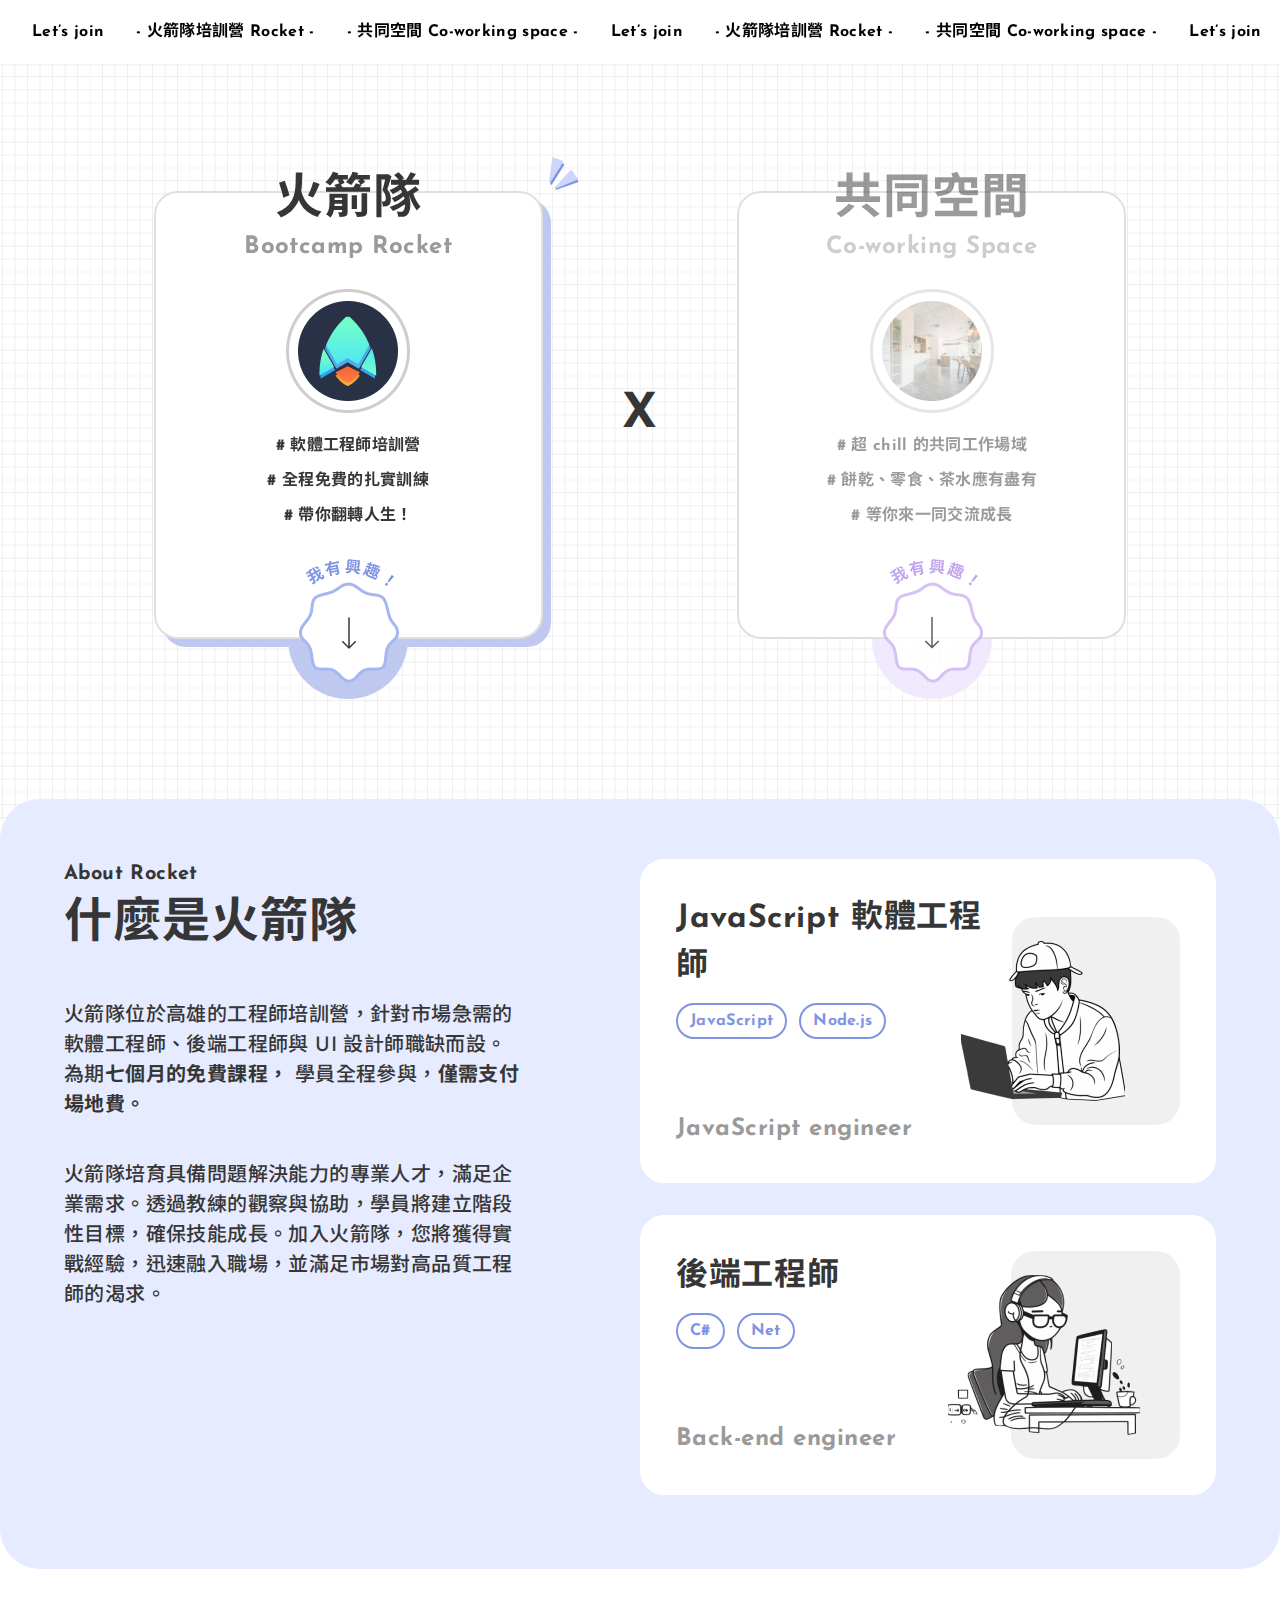
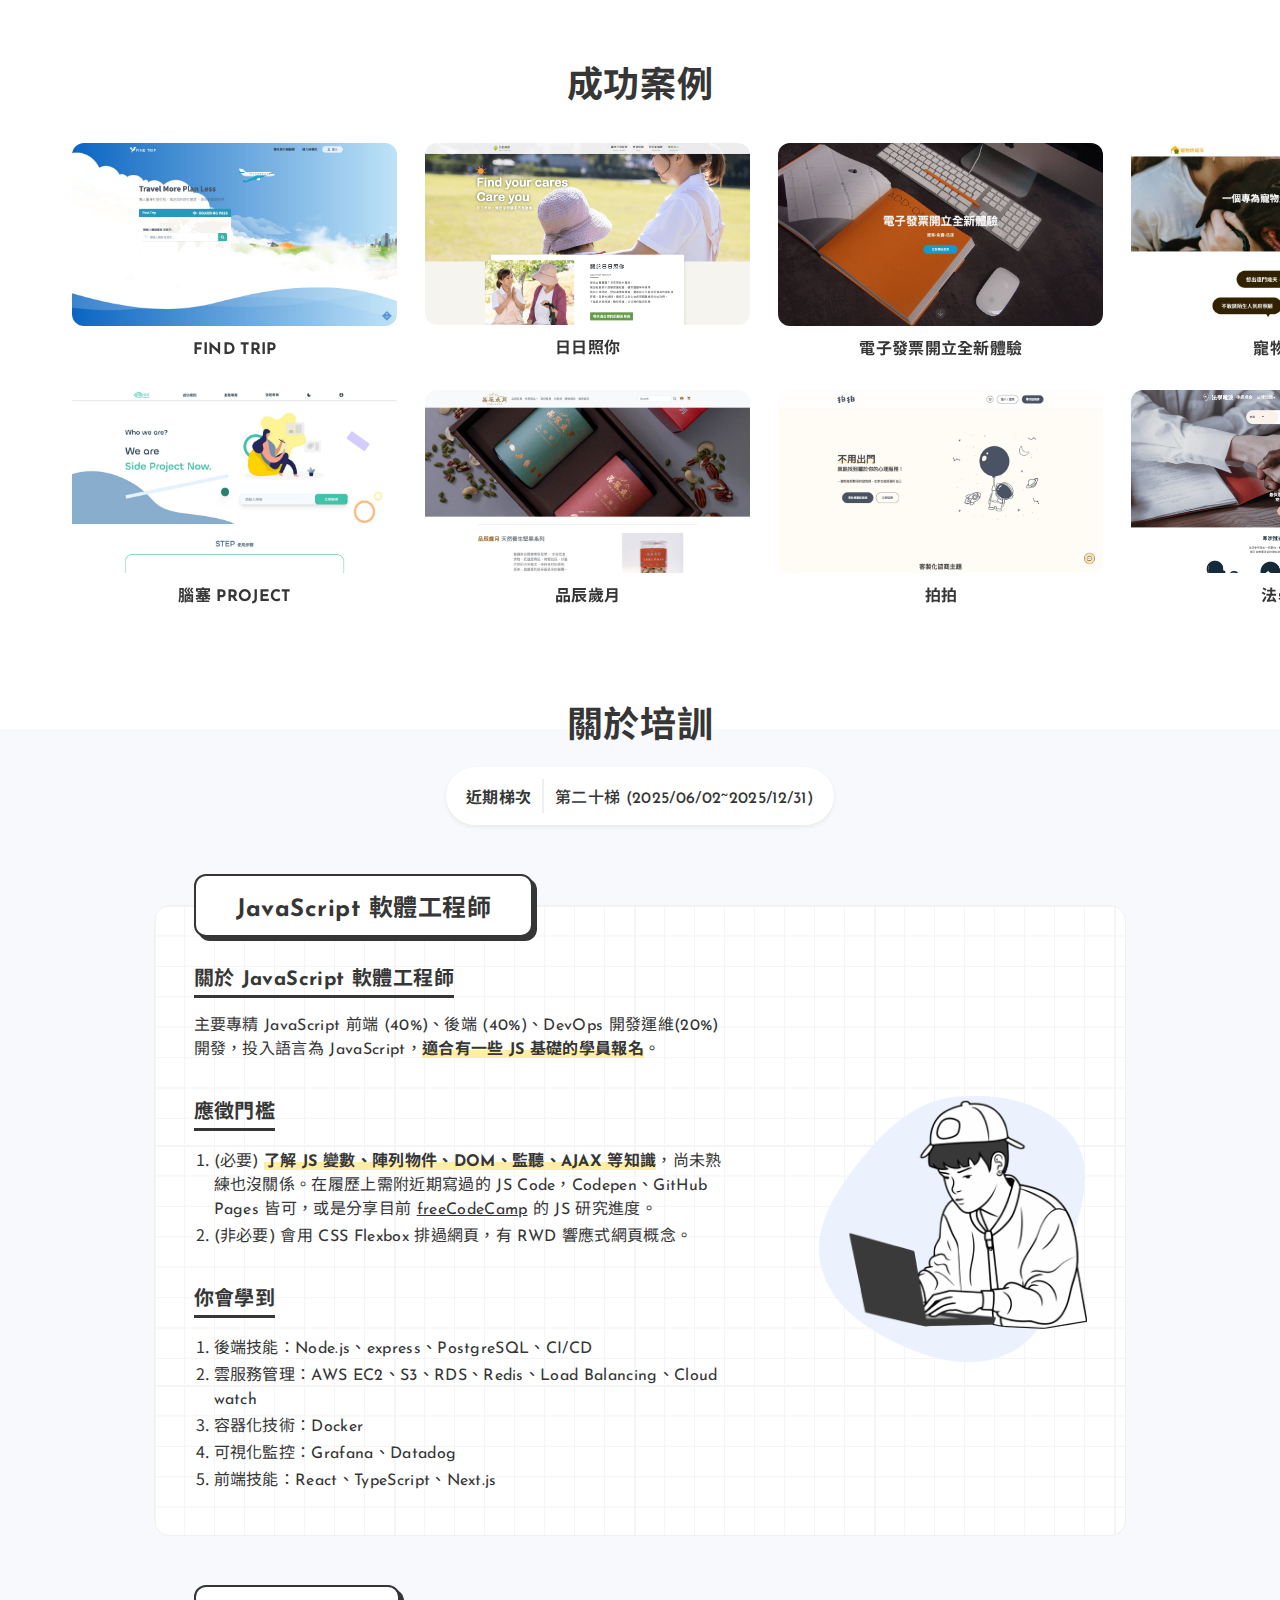
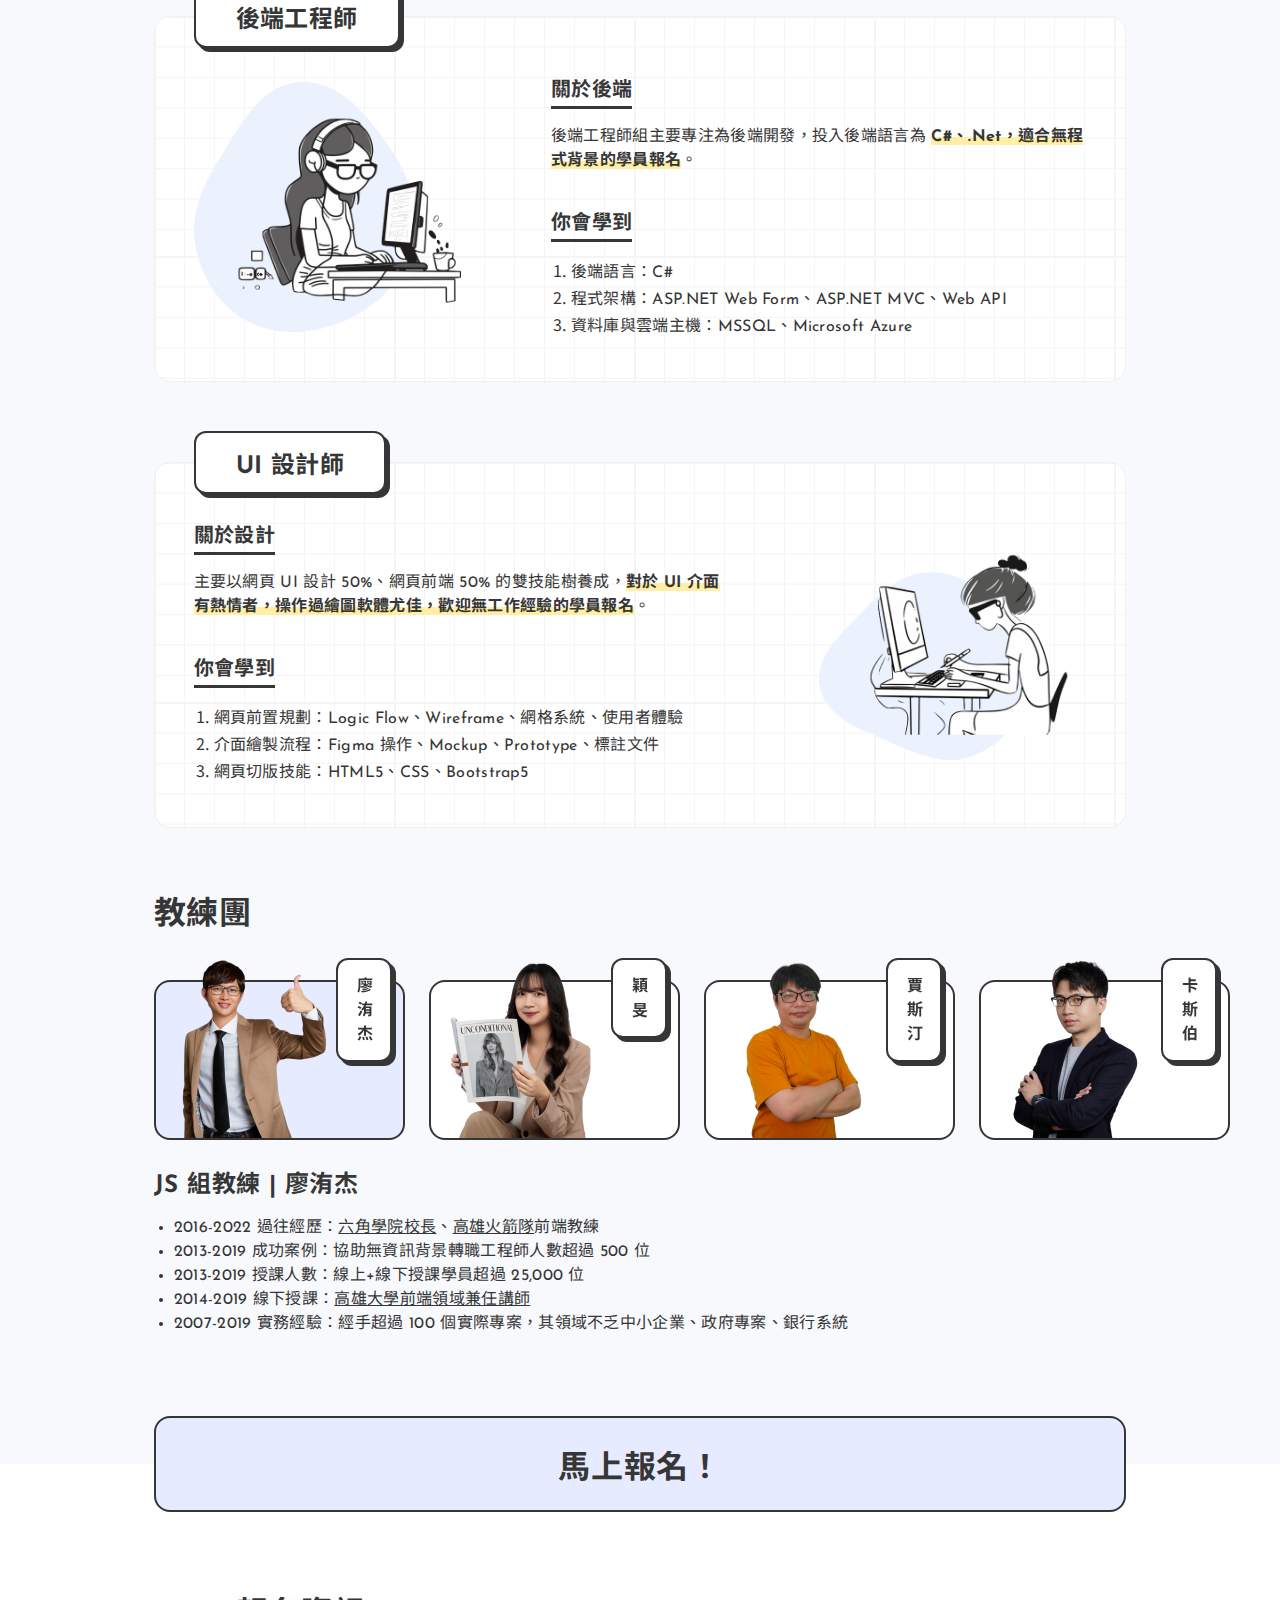
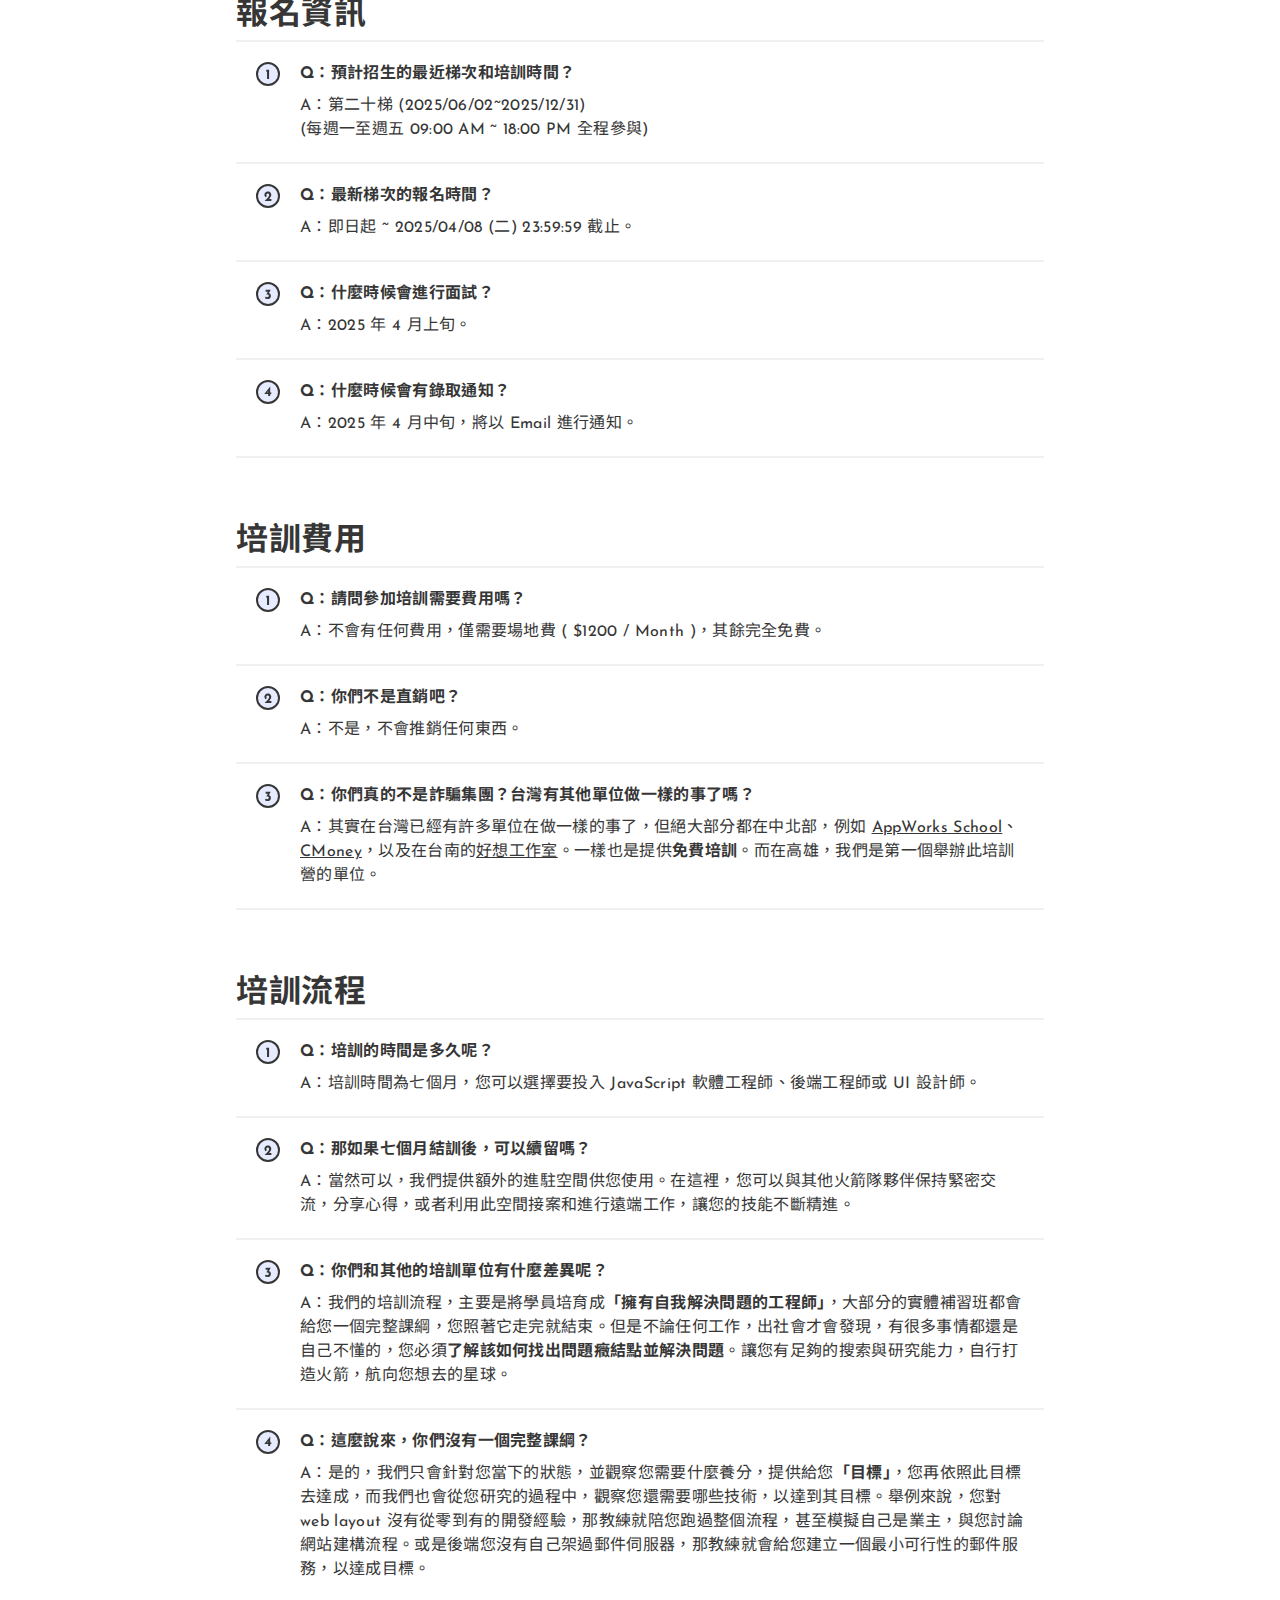
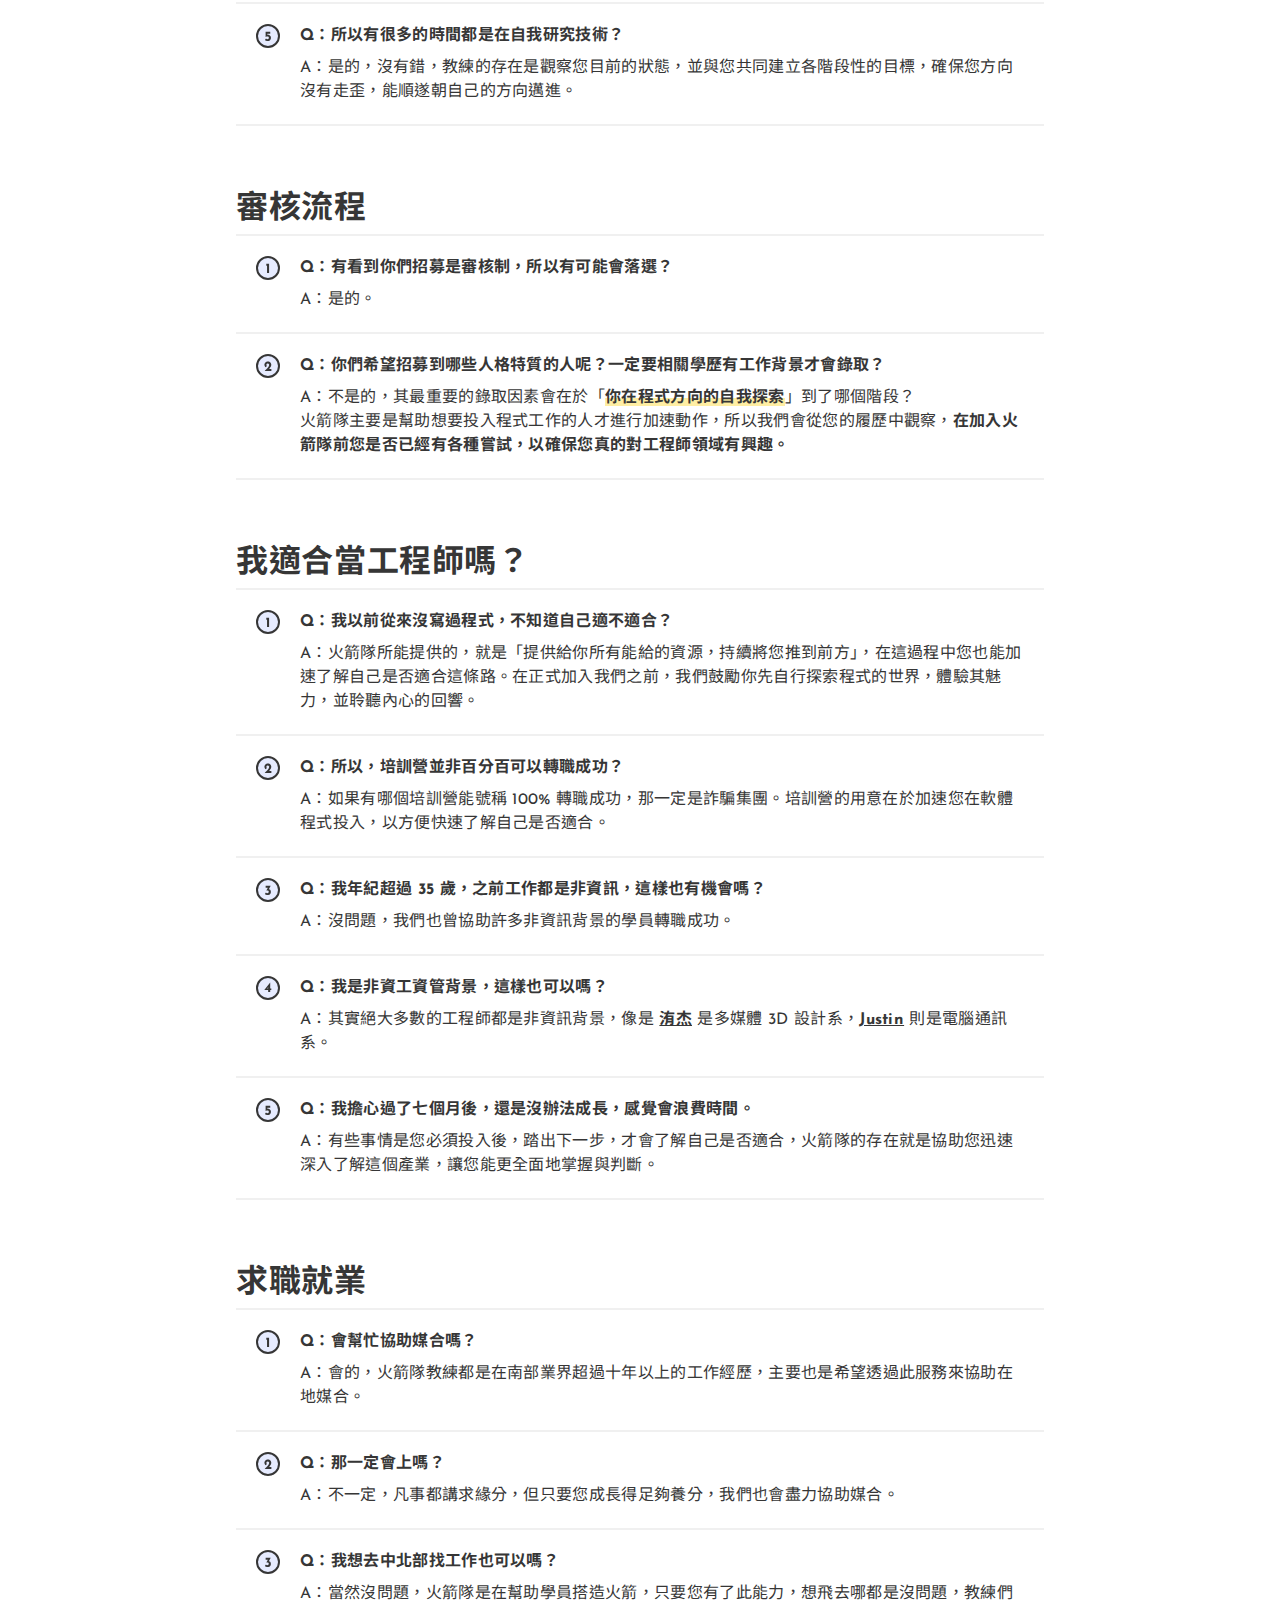
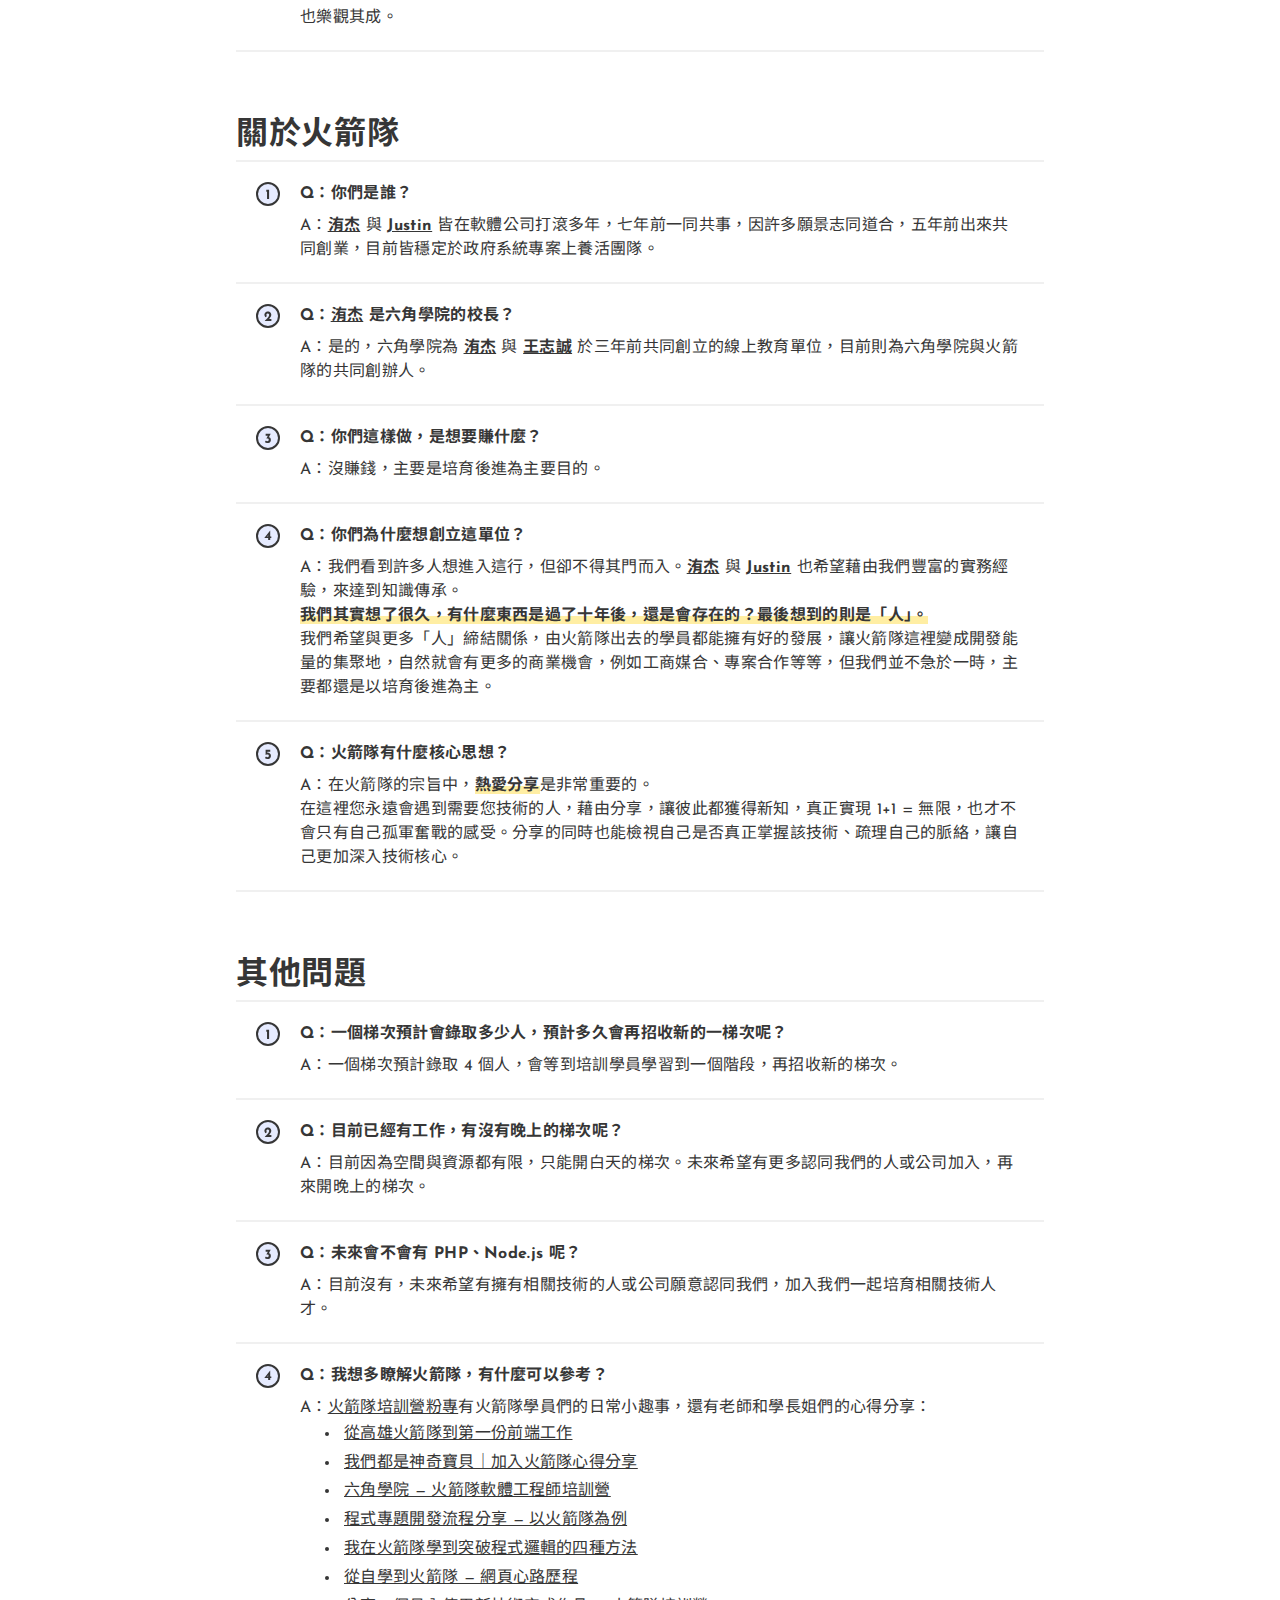
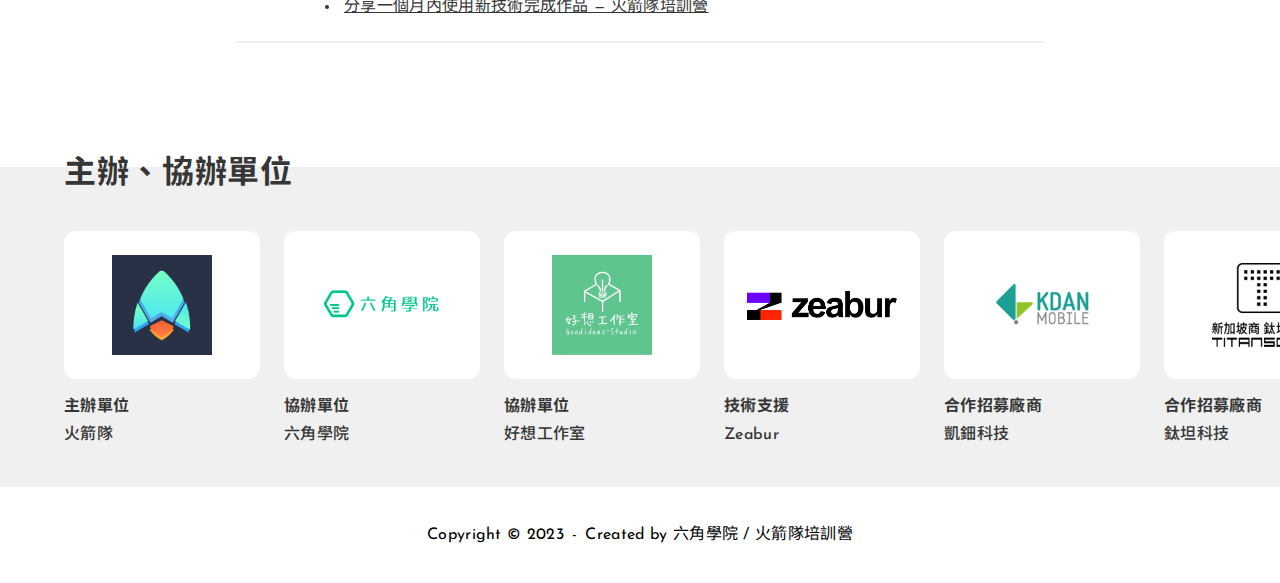
<file: index.html>
<!DOCTYPE html>
<html lang="zh-Hant-TW">
  <head>
    <title>Bootcamp Rocket</title>
    <link rel="icon" type="image/svg" href="./image/rocket.ico" />

    <!-- meta og -->
    <meta charset="UTF-8" />
    <meta http-equiv="X-UA-Compatible" content="IE=edge" />
    <meta name="viewport" content="width=device-width, initial-scale=1.0" />
    <meta name="description" content="火箭隊軟體培訓營" />
    <meta name="copyright" content="火箭隊軟體培訓營" />
    <meta property="og:title" content="火箭隊軟體培訓營" />
    <meta
      property="og:image"
      content="https://github.com/hexschool/rocket_landingpage/blob/main/image/rocket_og.png?raw=true"
    />
    <meta
      property="og:description"
      content="火箭隊位於高雄的工程師培訓營，針對市場急需的軟體工程師、後端工程師與 UI 設計師職缺而設。"
    />

    <!-- import -->
    <!-- swiper -->
    <script
      src="https://cdn.jsdelivr.net/npm/swiper@9/swiper-bundle.min.js"
      defer
    ></script>

    <!-- project -->
    <link rel="stylesheet" href="./css/all.css" />
    <script src="./javascript/all.js" defer></script>
    <script src="./javascript/register.js" defer></script>
  </head>
  <body>
    <div id="marquee">
      <div class="container first">
        <span class="marquee_item">Let’s join</span>
        <span class="marquee_item">- 火箭隊培訓營 Rocket -</span>
        <span class="marquee_item">- 共同空間 Co-working space -</span>
        <span class="marquee_item">Let’s join</span>
        <span class="marquee_item">- 火箭隊培訓營 Rocket -</span>
        <span class="marquee_item">- 共同空間 Co-working space -</span>
        <span class="marquee_item">Let’s join</span>
        <span class="marquee_item">- 火箭隊培訓營 Rocket -</span>
        <span class="marquee_item">- 共同空間 Co-working space -</span>
      </div>
      <div class="container second">
        <span class="marquee_item">Let’s join</span>
        <span class="marquee_item">- 火箭隊培訓營 Rocket -</span>
        <span class="marquee_item">- 共同空間 Co-working space -</span>
        <span class="marquee_item">Let’s join</span>
        <span class="marquee_item">- 火箭隊培訓營 Rocket -</span>
        <span class="marquee_item">- 共同空間 Co-working space -</span>
        <span class="marquee_item">Let’s join</span>
        <span class="marquee_item">- 火箭隊培訓營 Rocket -</span>
        <span class="marquee_item">- 共同空間 Co-working space -</span>
      </div>
    </div>
    <main class="rocket_page">
      <div id="banner">
        <div class="container_sm banner_container">
          <a class="enter_card rocket active" href="#about_rocket">
            <div class="card_container">
              <div class="card_title">
                <h2 class="card_title_tw">火箭隊</h2>
                <p class="card_title_en">Bootcamp Rocket</p>
                <img
                  class="card_img"
                  src="./image/banner/banner-logo-rocket-lg.png"
                  alt="banner-logo-rocket-lg"
                />
              </div>
              <ul class="hashtag">
                <li># 軟體工程師培訓營</li>
                <li># 全程免費的扎實訓練</li>
                <li># 帶你翻轉人生！</li>
              </ul>
            </div>

            <div class="enter_btn"></div>
          </a>
          <div class="deco_cross">X</div>
          <a href="./coworking_space.html" class="enter_card space">
            <div class="card_container">
              <div class="card_title">
                <h2 class="card_title_tw">共同空間</h2>
                <p class="card_title_en">Co-working Space</p>
                <img
                  class="card_img"
                  src="./image/banner/banner-logo-coworking-lg.png"
                  alt="banner-logo-coworking-lg"
                />
              </div>
              <ul class="hashtag">
                <li># 超 chill 的共同工作場域</li>
                <li># 餅乾、零食、茶水應有盡有</li>
                <li># 等你來一同交流成長</li>
              </ul>
            </div>
            <div class="shape"></div>
            <div class="enter_btn"></div>
          </a>
        </div>
      </div>
      <div id="about_rocket">
        <div class="container_lg about_container">
          <div class="summary">
            <p class="summary_title_en">About Rocket</p>
            <h1 class="summary_title_tw">什麼是火箭隊</h1>
            <p class="summary_description">
              火箭隊位於高雄的工程師培訓營，針對市場急需的軟體工程師、後端工程師與
              UI 設計師職缺而設。為期<span class="bold_style"
                >七個月的免費課程，</span
              >
              學員全程參與，<span class="bold_style">僅需支付場地費。</span>
            </p>
            <p class="summary_description">
              火箭隊培育具備問題解決能力的專業人才，滿足企業需求。透過教練的觀察與協助，學員將建立階段性目標，確保技能成長。加入火箭隊，您將獲得實戰經驗，迅速融入職場，並滿足市場對高品質工程師的渴求。
            </p>
          </div>
          <div class="card_container_outside">
            <ul class="card_container">
              <li class="career_card">
                <div class="career_text">
                  <div class="career_text_start">
                    <h3>JavaScript 軟體工程師</h3>
                    <ul class="skills">
                      <li>JavaScript</li>
                      <li>Node.js</li>
                    </ul>
                  </div>
                  <p class="title_en">JavaScript engineer</p>
                </div>
                <div class="career_img">
                  <img
                    src="./image/about_rocket/about-rocket-frontend.png"
                    alt="about-rocket-frontend"
                  />
                </div>
              </li>
              <li class="career_card">
                <div class="career_text">
                  <div class="career_text_start">
                    <h3>後端工程師</h3>
                    <ul class="skills">
                      <li>C#</li>
                      <li>Net</li>
                    </ul>
                  </div>
                  <p class="title_en">Back-end engineer</p>
                </div>
                <div class="career_img">
                  <img
                    src="./image/about_rocket/about-rocket-backend.png"
                    alt="about-rocket-backend"
                  />
                </div>
              </li>
              <li class="career_card">
                <div class="career_text">
                  <div class="career_text_start">
                    <h3>UI 設計師</h3>
                    <ul class="skills">
                      <li>Figma</li>
                      <li>HTML</li>
                      <li>CSS</li>
                    </ul>
                  </div>
                  <p class="title_en">UI designer</p>
                </div>
                <div class="career_img">
                  <img
                    src="./image/about_rocket/about-rocket-ui.png"
                    alt="about-rocket-ui"
                  />
                </div>
              </li>
            </ul>
          </div>
        </div>
      </div>
      <div id="success_case">
        <div class="case_container">
          <h2>成功案例</h2>
          <div class="case_card_container swiper success_case_swiper">
            <ul class="swiper-wrapper">
              <li class="swiper-slide">
                <img src="./image/success_case/rocket1.jpg" alt="rocket1" />
                <p class="case_title">FIND TRIP</p>
              </li>
              <li class="swiper-slide">
                <img src="./image/success_case/rocket2.png" alt="rocket2" />
                <p class="case_title">日日照你</p>
              </li>
              <li class="swiper-slide">
                <img src="./image/success_case/rocket3.jpg" alt="rocket3" />
                <p class="case_title">電子發票開立全新體驗</p>
              </li>
              <li class="swiper-slide">
                <img src="./image/success_case/rocket4.jpg" alt="rocket4" />
                <p class="case_title">寵物坊城市</p>
              </li>
              <li class="swiper-slide">
                <img src="./image/success_case/rocket5.png" alt="rocket5" />
                <p class="case_title">樂髮手作</p>
              </li>
              <li class="swiper-slide">
                <img src="./image/success_case/rocket6.jpg" alt="rocket6" />
                <p class="case_title">腦塞 PROJECT</p>
              </li>
              <li class="swiper-slide">
                <img src="./image/success_case/rocket7.jpg" alt="rocket7" />
                <p class="case_title">品辰歲月</p>
              </li>
              <li class="swiper-slide">
                <img src="./image/success_case/rocket8.jpg" alt="rocket8" />
                <p class="case_title">拍拍</p>
              </li>
              <li class="swiper-slide">
                <img src="./image/success_case/rocket9.png" alt="rocket9" />
                <p class="case_title">法學電波</p>
              </li>
              <li class="swiper-slide">
                <img src="./image/success_case/rocket10.png" alt="rocket10" />
                <p class="case_title">Travel maker</p>
              </li>
            </ul>
          </div>
        </div>
      </div>
      <div id="training">
        <div class="training_container">
          <h2>關於培訓</h2>
          <div class="new_batch">
            <p class="new_batch_title">近期梯次</p>
            <div class="new_batch_ticker"></div>
          </div>
          <ul class="career_card_container">
            <li class="career_card">
              <div class="card_content_container">
                <div class="career_card_title">
                  <h3>JavaScript 軟體工程師</h3>
                </div>
                <div class="card_content">
                  <div class="card_content_content">
                    <h4>關於 JavaScript 軟體工程師</h4>
                    <p>
                      主要專精 JavaScript 前端 (40%)、後端 (40%)、DevOps
                      開發運維(20%) 開發，投入語言為 JavaScript，<span
                        class="mark_style"
                        >適合有一些 JS 基礎的學員報名</span
                      >。
                    </p>
                  </div>
                  <div class="card_content_content">
                    <h4>應徵門檻</h4>
                    <ol>
                      <li>
                        (必要)
                        <span class="mark_style"
                          >了解 JS 變數、陣列物件、DOM、監聽、AJAX 等知識</span
                        >，尚未熟練也沒關係。在履歷上需附近期寫過的 JS
                        Code，Codepen、GitHub Pages 皆可，或是分享目前
                        <a
                          href="https://www.freecodecamp.org/learn/javascript-algorithms-and-data-structures-v8"
                          arget="”_blank”"
                          >freeCodeCamp</a
                        >
                        的 JS 研究進度。
                      </li>
                      <li>
                        (非必要) 會用 CSS Flexbox 排過網頁，有 RWD
                        響應式網頁概念。
                      </li>
                    </ol>
                  </div>
                  <div class="card_content_content">
                    <h4>你會學到</h4>
                    <ol>
                      <li>後端技能：Node.js、express、PostgreSQL、CI/CD</li>
                      <li>
                        雲服務管理：AWS EC2、S3、RDS、Redis、Load
                        Balancing、Cloud watch
                      </li>
                      <li>容器化技術：Docker</li>
                      <li>可視化監控：Grafana、Datadog</li>
                      <li>前端技能：React、TypeScript、Next.js</li>
                    </ol>
                  </div>
                </div>
                <div class="card_img">
                  <img
                    src="./image/training/training-img-frontend-lg.png"
                    alt="training-img-frontend-lg"
                  />
                </div>
              </div>
            </li>
            <li class="career_card">
              <div class="career_card_title">
                <h3>後端工程師</h3>
              </div>
              <div class="card_content_container">
                <div class="card_img">
                  <img
                    src="./image/training/training-img-backend-lg.png"
                    alt="training-img-backend-lg"
                  />
                </div>
                <div class="card_content">
                  <div class="card_content_content">
                    <h4>關於後端</h4>
                    <p>
                      後端工程師組主要專注為後端開發，投入後端語言為
                      <span class="mark_style"
                        >C#、.Net，適合無程式背景的學員報名</span
                      >。
                    </p>
                  </div>
                  <div class="card_content_content">
                    <h4>你會學到</h4>
                    <ol>
                      <li>後端語言：C#</li>
                      <li>程式架構：ASP.NET Web Form、ASP.NET MVC、Web API</li>
                      <li>資料庫與雲端主機：MSSQL、Microsoft Azure</li>
                    </ol>
                  </div>
                </div>
              </div>
            </li>
            <li class="career_card">
              <div class="career_card_title">
                <h3>UI 設計師</h3>
              </div>
              <div class="card_content_container">
                <div class="card_content">
                  <div class="card_content_content">
                    <h4>關於設計</h4>
                    <p>
                      主要以網頁 UI 設計 50%、網頁前端 50% 的雙技能樹養成，<span
                        class="mark_style"
                        >對於 UI
                        介面有熱情者，操作過繪圖軟體尤佳，歡迎無工作經驗的學員報名</span
                      >。
                    </p>
                  </div>
                  <div class="card_content_content">
                    <h4>你會學到</h4>
                    <ol>
                      <li>
                        網頁前置規劃：Logic
                        Flow、Wireframe、網格系統、使用者體驗
                      </li>
                      <li>
                        介面繪製流程：Figma 操作、Mockup、Prototype、標註文件
                      </li>
                      <li>網頁切版技能：HTML5、CSS、Bootstrap5</li>
                    </ol>
                  </div>
                </div>
                <div class="card_img">
                  <img
                    src="./image/training/training-img-ui-lg.png"
                    alt="training-img-ui-lg"
                  />
                </div>
              </div>
            </li>
          </ul>
          <section class="coach">
            <div class="coach_container">
              <h3>教練團</h3>
              <div class="coach_card_container_outside swiper coach_swiper">
                <ul class="coach_card_container_inside swiper-wrapper">
                  <li
                    class="coach_card active swiper-slide"
                    data-coach="weijie"
                  >
                    <img
                      class="coach_img"
                      src="./image/training/coach-weijie-2x.png"
                      alt="coach-weijie-2x"
                    />
                    <div class="coach_name">廖洧杰</div>
                  </li>
                  <li class="coach_card swiper-slide" data-coach="yinmin">
                    <img
                      class="coach_img"
                      src="./image/training/coach-yinmin-2x.png"
                      alt="coach-yinmin-2x"
                    />
                    <div class="coach_name">穎旻</div>
                  </li>
                  <li class="coach_card swiper-slide" data-coach="justin">
                    <img
                      class="coach_img"
                      src="./image/training/coach-justin-2x.png"
                      alt="coach-justin-2x"
                    />
                    <div class="coach_name">賈斯汀</div>
                  </li>
                  <li class="coach_card swiper-slide" data-coach="casper">
                    <img
                      class="coach_img"
                      src="./image/training/coach-casper-2x.png"
                      alt="coach-casper-2x"
                    />
                    <div class="coach_name">卡斯伯</div>
                  </li>
                </ul>
              </div>
              <section class="coach_description container_sm">
                <h4>JS 組教練 | 廖洧杰</h4>
                <ul>
                  <li>
                    2016-2022 過往經歷：<a
                      href="https://www.hexschool.com/"
                      target="_blank"
                      rel="noreferrer noopener"
                      >六角學院校長</a
                    >、<a
                      href="https://www.facebook.com/%E7%81%AB%E7%AE%AD%E9%9A%8A%E5%9F%B9%E8%A8%93%E7%87%9F-113926539963626"
                      target="_blank"
                      rel="noreferrer noopener"
                      >高雄火箭隊</a
                    >前端教練
                  </li>
                  <li>
                    2013-2019 成功案例：協助無資訊背景轉職工程師人數超過 500 位
                  </li>
                  <li>2013-2019 授課人數：線上+線下授課學員超過 25,000 位</li>
                  <li>
                    2014-2019 線下授課：<a
                      href="https://im.nuk.edu.tw/p/426-1038-7.php?Lang=zh-tw"
                      target="_blank"
                      rel="noreferrer noopener"
                      >高雄大學前端領域兼任講師</a
                    >
                  </li>
                  <li>
                    2007-2019 實務經驗：經手超過 100
                    個實際專案，其領域不乏中小企業、政府專案、銀行系統
                  </li>
                </ul>
              </section>
            </div>
          </section>
          <div class="button_go_container container_sm">
            <a
              class="button_go"
              href="https://register.rocket-coding.com/"
              target="_blank"
              rel="noreferrer noopener"
            >
              <h3 class="button_text">馬上報名！</h3>
              <img
                class="button_img"
                src="./image/training/ic-go-rocket.svg"
                alt="ic-go-rocket"
              />
            </a>
          </div>
        </div>
      </div>
      <div id="faq">
        <div class="container_xs faq_container"></div>
      </div>
      <div id="support">
        <div class="support_container">
          <h2>主辦、協辦單位</h2>
          <div class="support_card_container_outside">
            <ul class="support_card_container">
              <li class="support_card_item">
                <div class="support_img">
                  <img
                    class="rocket"
                    src="./image/support/organizer-rocket-lg-3x.png"
                    alt="organizer-rocket-lg"
                  />
                </div>
                <div class="support_text">
                  <p>主辦單位</p>
                  <p>火箭隊</p>
                </div>
              </li>
              <li class="support_card_item">
                <div class="support_img">
                  <img
                    class="hexschool"
                    src="./image/support/organizer-hexschool-lg-3x.png"
                    alt="organizer-hexschool-lg"
                  />
                </div>
                <div class="support_text">
                  <p>協辦單位</p>
                  <p>六角學院</p>
                </div>
              </li>
              <li class="support_card_item">
                <div class="support_img">
                  <img
                    class="goodidea"
                    src="./image/support/organizer-goodidea-lg-3x.png"
                    alt="organizer-goodidea-lg"
                  />
                </div>
                <div class="support_text">
                  <p>協辦單位</p>
                  <p>好想工作室</p>
                </div>
              </li>
              <li class="support_card_item">
                <div class="support_img">
                  <img
                    class="zeabur"
                    src="./image/support/support-zeabur.png"
                    alt="support-zeabur"
                  />
                </div>
                <div class="support_text">
                  <p>技術支援</p>
                  <p>Zeabur</p>
                </div>
              </li>
              <li class="support_card_item">
                <div class="support_img">
                  <img
                    class="kdan"
                    src="./image/support/organizer-kdan-lg-3x.png"
                    alt="organizer-kdan-lg"
                  />
                </div>
                <div class="support_text">
                  <p>合作招募廠商</p>
                  <p>凱鈿科技</p>
                </div>
              </li>
              <li class="support_card_item">
                <div class="support_img">
                  <img
                    class="titan"
                    src="./image/support/organizer-titan-lg-3x.png"
                    alt="organizer-titan-lg.pg"
                  />
                </div>
                <div class="support_text">
                  <p>合作招募廠商</p>
                  <p>鈦坦科技</p>
                </div>
              </li>
              <li class="support_card_item">
                <div class="support_img">
                  <img
                    class="skw"
                    src="./image/support/organizer-skw-lg-3x.png"
                    alt="organizer-skw-lg"
                  />
                </div>
                <div class="support_text">
                  <p>合作招募廠商</p>
                  <p>坂和企業</p>
                </div>
              </li>
              <li class="support_card_item">
                <div class="support_img">
                  <img
                    class="wistron"
                    src="./image/support/organizer-wistron-lg-3x.png"
                    alt="organizer-wistron-lg"
                  />
                </div>
                <div class="support_text">
                  <p>合作招募廠商</p>
                  <p>緯創資通</p>
                </div>
              </li>
              <li class="support_card_item">
                <div class="support_img">
                  <img
                    class="lingcheng"
                    src="./image/support/support-lingcheng.png"
                    alt="support-lingcheng"
                  />
                </div>
                <div class="support_text">
                  <p>合作招募廠商</p>
                  <p>凌誠科技股份有限公司</p>
                </div>
              </li>
              <li class="support_card_item">
                <div class="support_img">
                  <img
                    class="glsoft"
                    src="./image/support/support-glsoft.png"
                    alt="support-glsoft"
                  />
                </div>
                <div class="support_text">
                  <p>合作招募廠商</p>
                  <p>資旅軟體開發有限公司</p>
                </div>
              </li>
            </ul>
          </div>
        </div>
      </div>
    </main>
    <footer>
      <p>Copyright © 2023</p>
      <p>Created by 六角學院 / 火箭隊培訓營</p>
    </footer>
  </body>
</html>
</file>
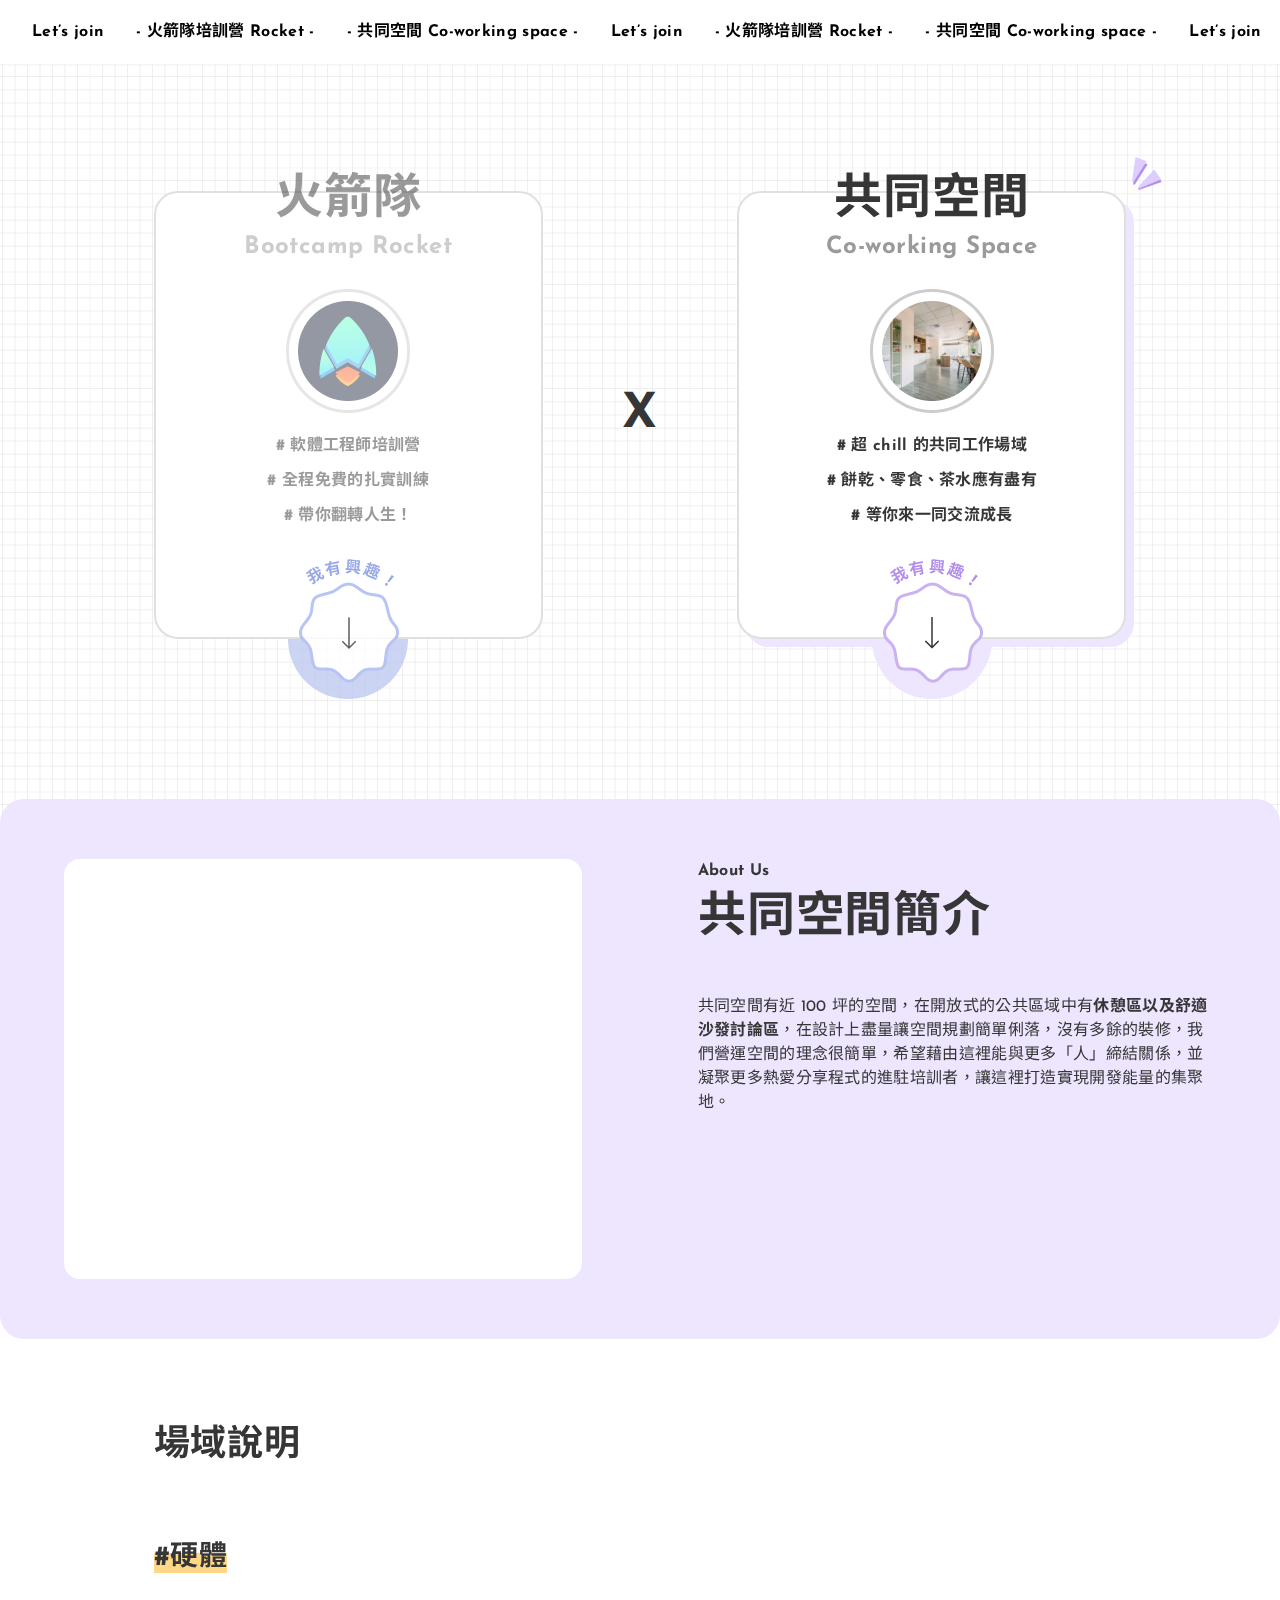
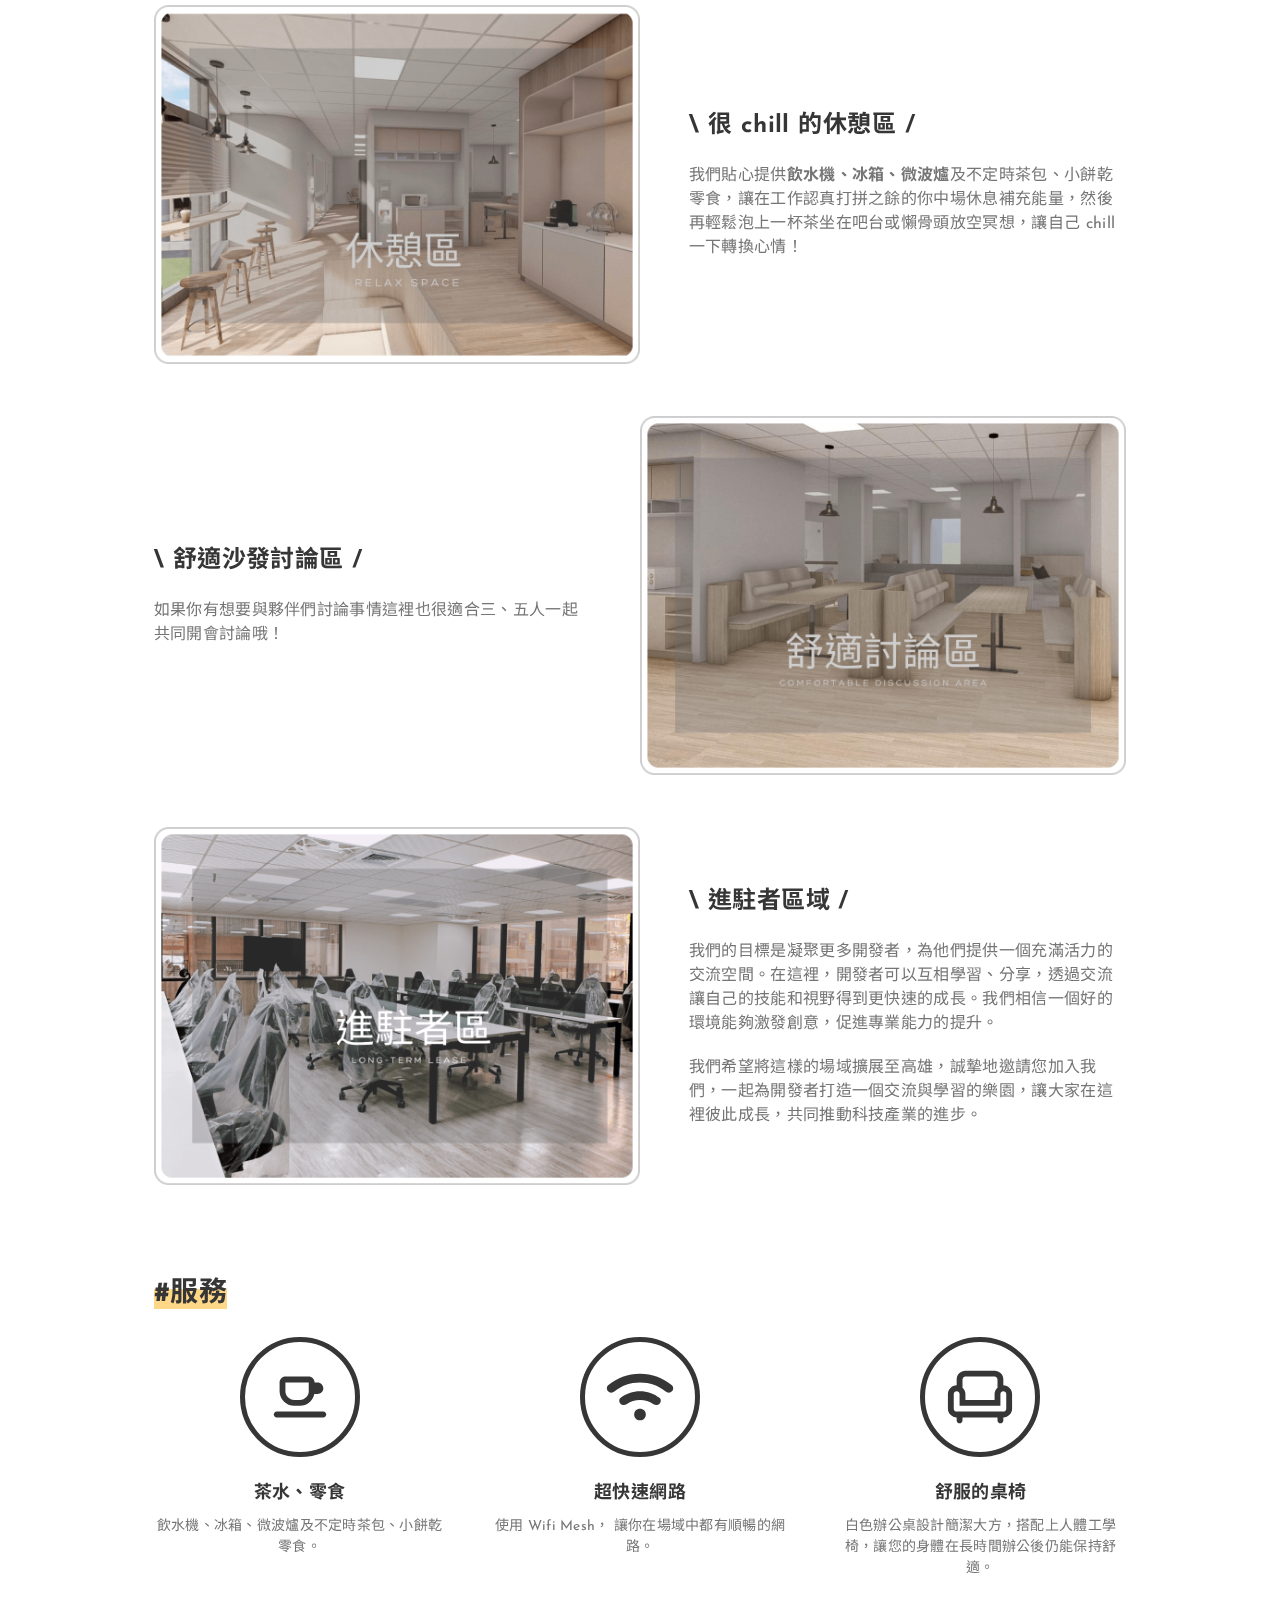
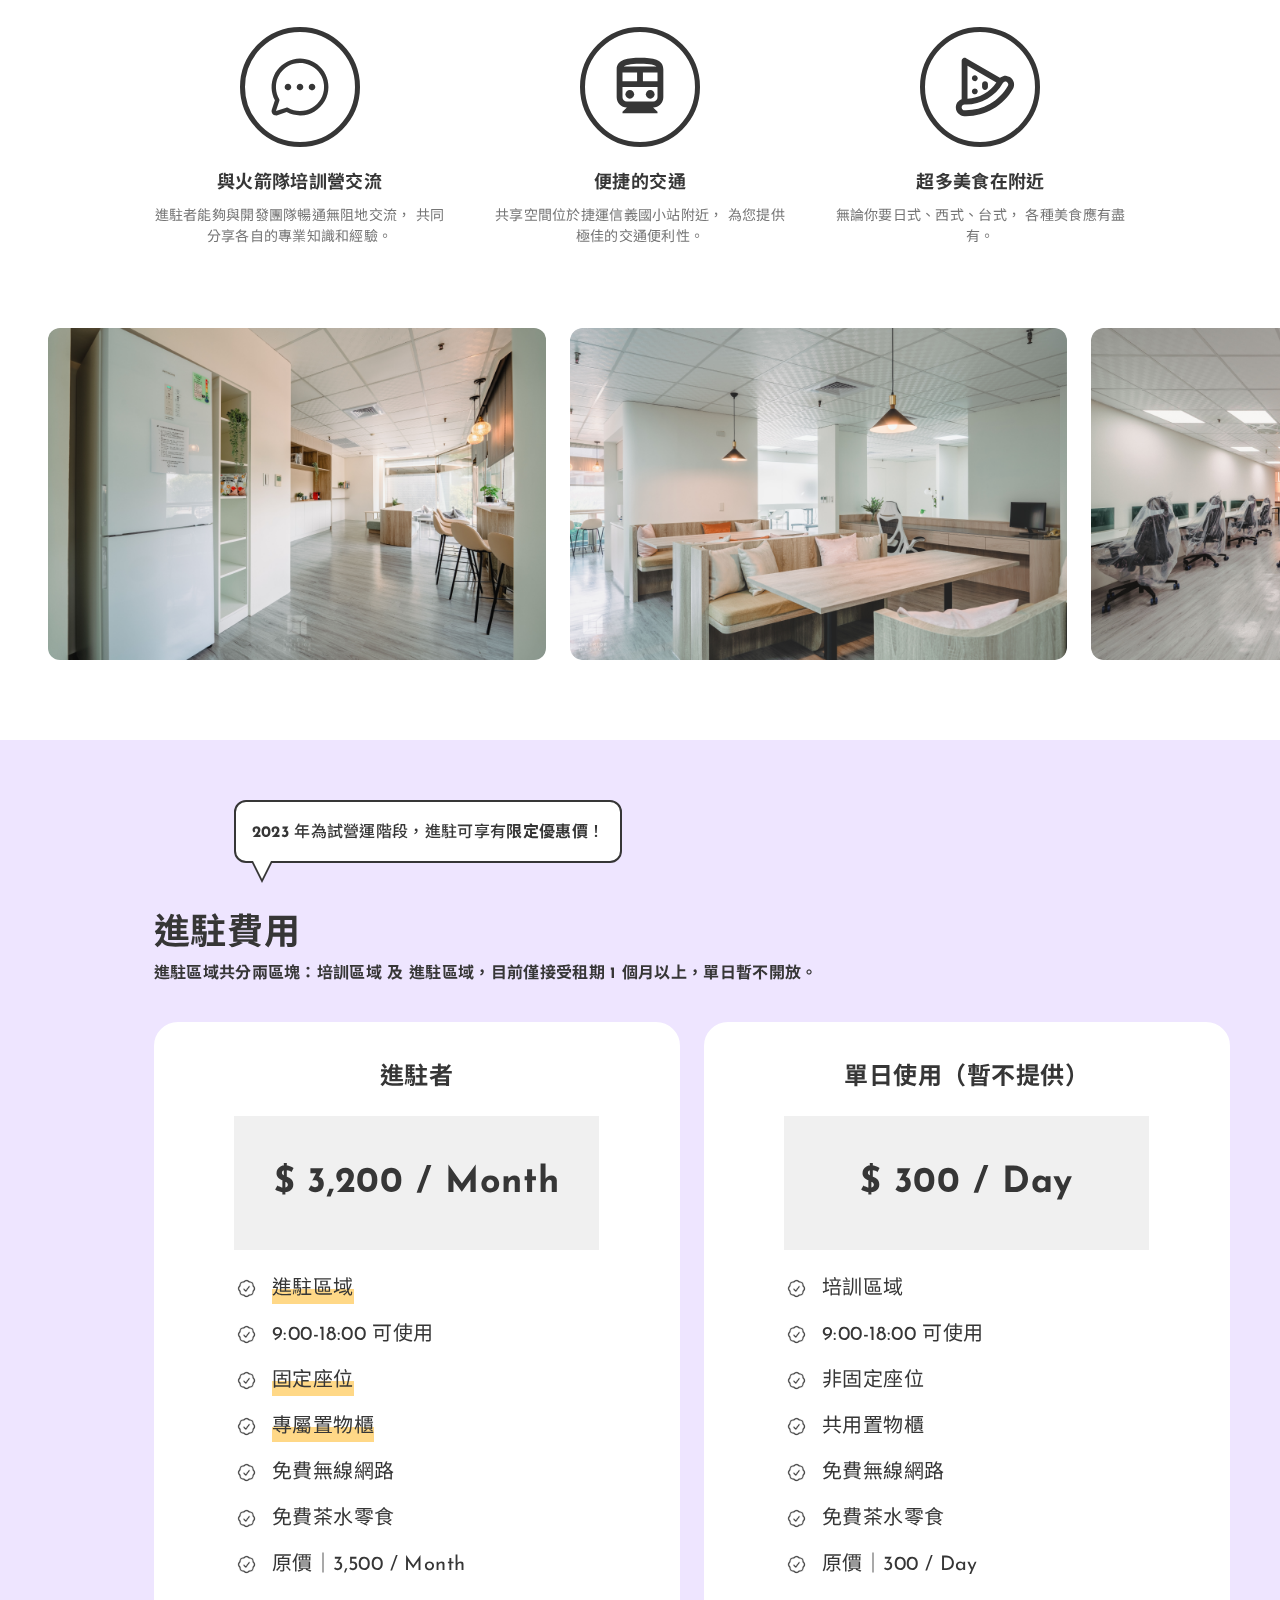
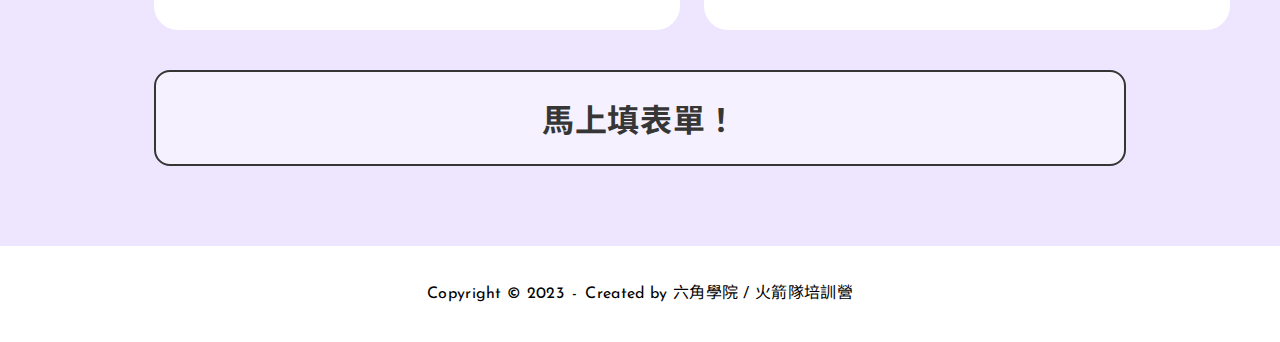
<file: coworking_space.html>
<!DOCTYPE html>
<html lang="zh-Hant-TW">
  <head>
    <title>Co-working space</title>
    <link rel="icon" type="image/svg" href="./image/hexschool.ico" />

    <meta charset="UTF-8" />
    <meta http-equiv="X-UA-Compatible" content="IE=edge" />
    <meta name="viewport" content="width=device-width, initial-scale=1.0" />
    <meta name="description" content="共同空間" />
    <meta name="copyright" content="火箭隊軟體培訓營" />
    <meta property="og:title" content="共同空間" />
    <meta
      property="og:image"
      content="https://github.com/hexschool/rocket_landingpage/blob/main/image/hex_og.png?raw=true"
    />
    <meta
      property="og:description"
      content="共同空間有近 100 坪的空間，在開放式的公共區域中有休憩區以及舒適沙發討論區，在設計上盡量讓空間規劃簡單俐落，沒有多餘的裝修，我們營運空間的理念很簡單，希望藉由這裡能與更多「人」締結關係，並凝聚更多熱愛分享程式的進駐培訓者，讓這裡打造實現開發能量的集聚地。"
    />

    <!-- import -->
    <!-- swiper -->
    <script
      src="https://cdn.jsdelivr.net/npm/swiper@9/swiper-bundle.min.js"
      defer
    ></script>

    <!-- project -->
    <link rel="stylesheet" href="./css/all.css" />
    <script src="./javascript/all.js" defer></script>
  </head>
  <body>
    <div id="marquee">
      <div class="container first">
        <span class="marquee_item">Let’s join</span>
        <span class="marquee_item">- 火箭隊培訓營 Rocket -</span>
        <span class="marquee_item">- 共同空間 Co-working space -</span>
        <span class="marquee_item">Let’s join</span>
        <span class="marquee_item">- 火箭隊培訓營 Rocket -</span>
        <span class="marquee_item">- 共同空間 Co-working space -</span>
        <span class="marquee_item">Let’s join</span>
        <span class="marquee_item">- 火箭隊培訓營 Rocket -</span>
        <span class="marquee_item">- 共同空間 Co-working space -</span>
      </div>
      <div class="container second">
        <span class="marquee_item">Let’s join</span>
        <span class="marquee_item">- 火箭隊培訓營 Rocket -</span>
        <span class="marquee_item">- 共同空間 Co-working space -</span>
        <span class="marquee_item">Let’s join</span>
        <span class="marquee_item">- 火箭隊培訓營 Rocket -</span>
        <span class="marquee_item">- 共同空間 Co-working space -</span>
        <span class="marquee_item">Let’s join</span>
        <span class="marquee_item">- 火箭隊培訓營 Rocket -</span>
        <span class="marquee_item">- 共同空間 Co-working space -</span>
      </div>
    </div>
    <main class="cowork_page">
      <div id="banner">
        <div class="container_sm banner_container">
          <a href="./index.html" class="enter_card rocket">
            <div class="card_container">
              <div class="card_title">
                <h2 class="card_title_tw">火箭隊</h2>
                <p class="card_title_en">Bootcamp Rocket</p>
                <img
                  class="card_img"
                  src="./image/banner/banner-logo-rocket-lg.png"
                  alt="banner-logo-rocket-lg"
                />
              </div>
              <ul class="hashtag">
                <li># 軟體工程師培訓營</li>
                <li># 全程免費的扎實訓練</li>
                <li># 帶你翻轉人生！</li>
              </ul>
            </div>
            <div class="shape"></div>
            <div class="enter_btn"></div>
          </a>
          <div class="deco_cross">X</div>
          <a href="#about_us" class="enter_card space active">
            <div class="card_container">
              <div class="card_title">
                <h2 class="card_title_tw">共同空間</h2>
                <p class="card_title_en">Co-working Space</p>
                <img
                  class="card_img"
                  src="./image/banner/banner-logo-coworking-lg.png"
                  alt="banner-logo-coworking-lg"
                />
              </div>
              <ul class="hashtag">
                <li># 超 chill 的共同工作場域</li>
                <li># 餅乾、零食、茶水應有盡有</li>
                <li># 等你來一同交流成長</li>
              </ul>
            </div>
            <div class="shape"></div>
            <div class="enter_btn"></div>
          </a>
        </div>
      </div>
      <div id="about_us">
        <div class="container_lg about_us_container">
          <div class="map">
            <iframe
              src="https://www.google.com/maps/embed?pb=!1m18!1m12!1m3!1d3682.690768993762!2d120.30793527527976!3d22.628019879452346!2m3!1f0!2f0!3f0!3m2!1i1024!2i768!4f13.1!3m3!1m2!1s0x346e0491b7febacd%3A0x24542bac2726199b!2z5a-25oiQ5LiW57SA5aSn5qiT!5e0!3m2!1szh-TW!2stw!4v1684827997365!5m2!1szh-TW!2stw"
              style="border: 0"
              allowfullscreen=""
              loading="lazy"
              referrerpolicy="no-referrer-when-downgrade"
            ></iframe>
          </div>
          <section class="summary">
            <p class="summary_title_en">About Us</p>
            <h1 class="summary_title_tw">共同空間簡介</h1>
            <p class="summary_content">
              共同空間有近 100 坪的空間，在開放式的公共區域中有<span
                class="bold_style"
                >休憩區以及舒適沙發討論區</span
              >，在設計上盡量讓空間規劃簡單俐落，沒有多餘的裝修，我們營運空間的理念很簡單，希望藉由這裡能與更多「人」締結關係，並凝聚更多熱愛分享程式的進駐培訓者，讓這裡打造實現開發能量的集聚地。
            </p>
          </section>
        </div>
      </div>
      <div id="space">
        <div class="space_container container_sm">
          <h2>場域說明</h2>
          <div class="place">
            <h4 class="mark_style">#硬體</h4>
            <ul class="place_card_container">
              <li class="place_card">
                <div class="place_card_img">
                  <img
                    class="img_lg"
                    src="./image/share_place/intro-rest-lg-2x.png"
                    alt="intro-rest-lg-2x"
                  />
                  <img
                    class="img_sm"
                    src="./image/share_place/intro-rest-sm-2x.png"
                    alt="intro-rest-sm-2x"
                  />
                </div>
                <div class="place_card_text">
                  <h5>\ 很 chill 的休憩區 /</h5>
                  <p>
                    我們貼心提供<span class="bold_style"
                      >飲水機、冰箱、微波爐</span
                    >及不定時茶包、小餅乾零食，讓在工作認真打拼之餘的你中場休息補充能量，然後再輕鬆泡上一杯茶坐在吧台或懶骨頭放空冥想，讓自己
                    chill 一下轉換心情！
                  </p>
                </div>
              </li>
              <li class="place_card">
                <div class="place_card_text">
                  <h5>\ 舒適沙發討論區 /</h5>
                  <p>
                    如果你有想要與夥伴們討論事情這裡也很適合三、五人一起共同開會討論哦！
                  </p>
                </div>
                <div class="place_card_img">
                  <img
                    class="img_lg"
                    src="./image/share_place/intro-discuss-lg-2x.png"
                    alt="intro-discuss-lg-2x"
                  />
                  <img
                    class="img_sm"
                    src="./image/share_place/intro-discuss-sm-2x.png"
                    alt="intro-discuss-sm-2x"
                  />
                </div>
              </li>
              <li class="place_card">
                <div class="place_card_img">
                  <img
                    class="img_lg"
                    src="./image/share_place/intro-workspace-lg-2x.png"
                    alt="intro-workspace-lg-2x"
                  />
                  <img
                    class="img_sm"
                    src="./image/share_place/intro-workspace-sm-2x.png"
                    alt="intro-workspace-sm-2x"
                  />
                </div>
                <div class="place_card_text">
                  <h5>\ 進駐者區域 /</h5>
                  <p>
                    我們的目標是凝聚更多開發者，為他們提供一個充滿活力的交流空間。在這裡，開發者可以互相學習、分享，透過交流讓自己的技能和視野得到更快速的成長。我們相信一個好的環境能夠激發創意，促進專業能力的提升。
                  </p>
                  <p>
                    我們希望將這樣的場域擴展至高雄，誠摯地邀請您加入我們，一起為開發者打造一個交流與學習的樂園，讓大家在這裡彼此成長，共同推動科技產業的進步。
                  </p>
                </div>
              </li>
            </ul>
          </div>
          <div class="service">
            <h4 class="mark_style">#服務</h4>
            <ul class="service_card_container">
              <li class="service_card">
                <div class="service_card_img">
                  <img src="./image/share_place/ic/coffee.svg" alt="coffee" />
                </div>
                <div class="service_card_text">
                  <h5>茶水、零食</h5>
                  <p>飲水機、冰箱、微波爐及不定時茶包、小餅乾零食。</p>
                </div>
              </li>
              <li class="service_card">
                <div class="service_card_img">
                  <img src="./image/share_place/ic/wifi.svg" alt="wifi" />
                </div>
                <div class="service_card_text">
                  <h5>超快速網路</h5>
                  <p>使用 Wifi Mesh， 讓你在場域中都有順暢的網路。</p>
                </div>
              </li>
              <li class="service_card">
                <div class="service_card_img">
                  <img src="./image/share_place/ic/office.svg" alt="office" />
                </div>
                <div class="service_card_text">
                  <h5>舒服的桌椅</h5>
                  <p>
                    白色辦公桌設計簡潔大方，搭配上人體工學椅，讓您的身體在長時間辦公後仍能保持舒適。
                  </p>
                </div>
              </li>
              <li class="service_card">
                <div class="service_card_img">
                  <img
                    src="./image/share_place/ic/community.svg"
                    alt="community"
                  />
                </div>
                <div class="service_card_text">
                  <h5>與火箭隊培訓營交流</h5>
                  <p>
                    進駐者能夠與開發團隊暢通無阻地交流，
                    共同分享各自的專業知識和經驗。
                  </p>
                </div>
              </li>
              <li class="service_card">
                <div class="service_card_img">
                  <img src="./image/share_place/ic/traffic.svg" alt="traffic" />
                </div>
                <div class="service_card_text">
                  <h5>便捷的交通</h5>
                  <p>
                    共享空間位於捷運信義國小站附近， 為您提供極佳的交通便利性。
                  </p>
                </div>
              </li>
              <li class="service_card">
                <div class="service_card_img">
                  <img src="./image/share_place/ic/food.svg" alt="food" />
                </div>
                <div class="service_card_text">
                  <h5>超多美食在附近</h5>
                  <p>無論你要日式、西式、台式， 各種美食應有盡有。</p>
                </div>
              </li>
            </ul>
          </div>
        </div>
        <div class="carousel swiper">
          <ul class="carousel_container swiper-wrapper">
            <li class="swiper-slide">
              <img
                src="./image/share_place/carousel1-lg.png"
                alt="carousel1-lg"
                class="carousel_img"
              />
            </li>
            <li class="swiper-slide">
              <img
                src="./image/share_place/carousel2-lg.png"
                alt="carousel2-lg"
                class="carousel_img"
              />
            </li>
            <li class="swiper-slide">
              <img
                src="./image/share_place/carousel3-lg.png"
                alt="carousel3-lg"
                class="carousel_img"
              />
            </li>
            <li class="swiper-slide">
              <img
                src="./image/share_place/carousel4-lg.png"
                alt="carousel4-lg"
                class="carousel_img"
              />
            </li>
            <li class="swiper-slide">
              <img
                src="./image/share_place/carousel5-lg.png"
                alt="carousel5-lg"
                class="carousel_img"
              />
            </li>
            <li class="swiper-slide">
              <img
                src="./image/share_place/carousel6-lg.png"
                alt="carousel6-lg"
                class="carousel_img"
              />
            </li>
            <li class="swiper-slide">
              <img
                src="./image/share_place/carousel7-lg.png"
                alt="carousel7-lg"
                class="carousel_img"
              />
            </li>
            <li class="swiper-slide">
              <img
                src="./image/share_place/carousel8-lg.png"
                alt="carousel8-lg"
                class="carousel_img"
              />
            </li>
          </ul>
        </div>
      </div>
      <div id="menu">
        <div class="menu_header_container container_sm">
          <div class="notice">
            <p class="notice_block">
              <span class="bold_style">2023</span>
              年為試營運階段，進駐可享有<span class="bold_style"
                >限定優惠價</span
              >！
            </p>
            <div class="notice_sharp_outside">
              <div class="notice_sharp_inside"></div>
            </div>
          </div>
          <h2>進駐費用</h2>
          <p menu_header_description>
            進駐區域共分兩區塊：<span class="bold_style">培訓區域</span> 及
            <span class="bold_style">進駐區域</span>，目前僅接受租期 1
            個月以上，單日暫不開放。
          </p>
        </div>
        <div class="menu_card_container_outside container_sm">
          <div class="menu_card_container_inside">
            <div class="menu_card">
              <h3>進駐者</h3>
              <div class="price">$ 3,200 / Month</div>
              <ul>
                <li>
                  <img src="./image/share_place/ic-check.png" alt="ic-check" />
                  <span class="mark_style"> 進駐區域 </span>
                </li>
                <li>
                  <img src="./image/share_place/ic-check.png" alt="ic-check" />
                  <span> 9:00-18:00 可使用 </span>
                </li>
                <li>
                  <img src="./image/share_place/ic-check.png" alt="ic-check" />
                  <span class="mark_style"> 固定座位 </span>
                </li>
                <li>
                  <img src="./image/share_place/ic-check.png" alt="ic-check" />
                  <span class="mark_style"> 專屬置物櫃 </span>
                </li>
                <li>
                  <img src="./image/share_place/ic-check.png" alt="ic-check" />
                  <span> 免費無線網路 </span>
                </li>
                <li>
                  <img src="./image/share_place/ic-check.png" alt="ic-check" />
                  <span> 免費茶水零食 </span>
                </li>
                <li>
                  <img src="./image/share_place/ic-check.png" alt="ic-check" />
                  <span> 原價｜3,500 / Month </span>
                </li>
              </ul>
            </div>
            <div class="menu_card">
              <h3>單日使用（暫不提供）</h3>
              <div class="price">$ 300 / Day</div>
              <ul>
                <li>
                  <img src="./image/share_place/ic-check.png" alt="ic-check" />
                  <span> 培訓區域 </span>
                </li>
                <li>
                  <img src="./image/share_place/ic-check.png" alt="ic-check" />
                  <span> 9:00-18:00 可使用 </span>
                </li>
                <li>
                  <img src="./image/share_place/ic-check.png" alt="ic-check" />
                  <span> 非固定座位 </span>
                </li>
                <li>
                  <img src="./image/share_place/ic-check.png" alt="ic-check" />
                  <span> 共用置物櫃 </span>
                </li>
                <li>
                  <img src="./image/share_place/ic-check.png" alt="ic-check" />
                  <span> 免費無線網路 </span>
                </li>
                <li>
                  <img src="./image/share_place/ic-check.png" alt="ic-check" />
                  <span> 免費茶水零食 </span>
                </li>
                <li>
                  <img src="./image/share_place/ic-check.png" alt="ic-check" />
                  <span> 原價｜300 / Day </span>
                </li>
              </ul>
            </div>
          </div>
        </div>
        <div class="button_go_container container_sm">
          <a
            class="button_go"
            href="https://docs.google.com/forms/d/e/1FAIpQLScEUjtPalxIGn0dVgO_1VLFxuq7is_0VUYROiGzktwze5QARw/viewform"
            target="_blank"
            rel="noreferrer noopener"
          >
            <h3 class="button_text">馬上填表單！</h3>
            <img
              class="button_img"
              src="./image/share_place/ic-go-coworking.svg"
              alt="ic-go-coworking"
            />
          </a>
        </div>
      </div>
    </main>
    <footer>
      <p>Copyright © 2023</p>
      <p>Created by 六角學院 / 火箭隊培訓營</p>
    </footer>
  </body>
</html>
</file>
<file: css/all.css>
@charset "UTF-8";
@import url("https://cdn.jsdelivr.net/npm/swiper@9/swiper-bundle.min.css");
@import url("https://fonts.googleapis.com/css2?family=Josefin+Sans:wght@100;300;400;500;700&family=Noto+Sans+TC:wght@400;500;700&display=swap");
* {
  margin: 0;
  padding: 0;
  box-sizing: border-box;
  font-family: "Josefin Sans", "Noto Sans TC", sans-serif;
  font-weight: 700;
  line-height: 1.5em;
  letter-spacing: 0.02em;
  outline: none;
}
*:focus {
  outline: none;
}

a {
  color: #363636;
  font-weight: 400;
}
a:hover {
  color: #9a9a9a;
}

img {
  vertical-align: bottom;
}

html,
body {
  width: 100%;
  height: 100%;
  scroll-behavior: smooth;
}

h1 {
  font-size: 48px;
}
@media (max-width: 767px) {
  h1 {
    font-size: 32px;
  }
}

h2 {
  font-size: 36px;
}
@media (max-width: 767px) {
  h2 {
    font-size: 28px;
  }
}

h3 {
  font-size: 32px;
}
@media (max-width: 767px) {
  h3 {
    font-size: 24px;
  }
}

h4 {
  font-size: 28px;
}
@media (max-width: 767px) {
  h4 {
    font-size: 20px;
  }
}

.bold_style {
  font-weight: 700;
}

main {
  display: flex;
  flex-direction: column;
  margin-top: 64px;
  width: 100%;
  color: #363636;
}

.container_lg {
  max-width: 1440px;
  margin: 0 auto;
  padding-left: 5%;
  padding-right: 5%;
}
@media (max-width: 767px) {
  .container_lg {
    max-width: 428px;
    padding-left: 48px;
    padding-right: 48px;
  }
}

.container_sm {
  max-width: 1440px;
  margin: 0 auto;
  padding-left: 12%;
  padding-right: 12%;
}
@media (max-width: 767px) {
  .container_sm {
    padding-left: 48px;
    padding-right: 48px;
  }
}

.container_xs {
  max-width: 856px;
  margin: 0 auto;
  padding-left: 24px;
  padding-right: 24px;
}
@media (max-width: 767px) {
  .container_xs {
    padding-left: 48px;
    padding-right: 48px;
  }
}

#marquee {
  display: flex;
  justify-content: start;
  align-items: center;
  position: fixed;
  top: 0;
  right: 0;
  z-index: 999;
  width: 100%;
  padding: 20px 0;
  background-color: #fff;
  box-shadow: 0 1px 2px #f0f0f0;
}
#marquee .container {
  display: flex;
}
#marquee .container:first-child {
  animation: marquee_first 50s linear infinite;
}
#marquee .container:nth-child(2) {
  animation: marquee_second 50s linear infinite;
  animation-delay: -25s;
}
@keyframes marquee_first {
  0% {
    transform: translateX(100%);
  }
  100% {
    transform: translateX(-100%);
  }
}
@keyframes marquee_second {
  0% {
    transform: translateX(0%);
  }
  100% {
    transform: translateX(-200%);
  }
}
#marquee .container .marquee_item {
  margin-left: 32px;
  width: fit-content;
  font-size: 16px;
  white-space: nowrap;
}

#banner {
  background: url("../image/banner/banner-bg.png") repeat top center;
}
#banner a {
  text-decoration: none;
  color: #363636;
}
#banner .banner_container {
  display: flex;
  justify-content: space-between;
  align-items: center;
  padding-top: 127px;
  padding-bottom: 182px;
}
@media (max-width: 767px) {
  #banner .banner_container {
    flex-direction: column;
    padding-top: 60px;
    padding-bottom: 88px;
    height: 462px;
  }
}
#banner .deco_cross {
  font-size: 48px;
}
@media (max-width: 767px) {
  #banner .deco_cross {
    display: none;
  }
}
#banner .enter_card {
  display: block;
  position: relative;
  width: 40%;
  height: 448px;
  border: 2px solid #e0e0e0;
  border-radius: 24px;
  background-color: #fff;
  transition: 0.5s;
}
@media (max-width: 767px) {
  #banner .enter_card {
    width: 294px;
    height: 134px;
    margin-left: -32px;
    transition: 0s;
  }
  #banner .enter_card:last-child {
    margin-top: 46px;
  }
}
#banner .enter_card:hover {
  margin-top: -16px;
}
#banner .enter_card:hover .card_container,
#banner .enter_card:hover .shape,
#banner .enter_card:hover .enter_btn {
  filter: opacity(1);
}
@media (max-width: 767px) {
  #banner .enter_card:hover {
    margin-top: 0;
  }
}
#banner .enter_card:active, #banner .enter_card.active {
  margin-top: 0;
  box-shadow: 8px 8px 0 #bfc9f0;
  transition: 0s;
}
#banner .enter_card:active .card_container,
#banner .enter_card:active .shape,
#banner .enter_card:active .enter_btn, #banner .enter_card.active .card_container,
#banner .enter_card.active .shape,
#banner .enter_card.active .enter_btn {
  filter: opacity(1);
}
#banner .enter_card:active::after, #banner .enter_card.active::after {
  content: "";
  display: inline-block;
  position: absolute;
  top: 0;
  right: 0;
  height: 42px;
  width: 42px;
  transform: translate(100%, -100%);
  background: url("../image/banner/ic-highlight-rocket-lg-.png") center center;
}
@media (max-width: 767px) {
  #banner .enter_card:active::after, #banner .enter_card.active::after {
    right: auto;
    left: 0;
    transform: translate(-50%, -50%);
    background-image: url("../image/banner/ic-highlight-rocket-sm-.png");
  }
}
#banner .enter_card .card_container {
  display: flex;
  flex-direction: column;
  justify-content: start;
  align-items: center;
  filter: opacity(0.5);
}
@media (max-width: 767px) {
  #banner .enter_card .card_container {
    height: 100%;
    flex-direction: row;
    margin-right: -28px;
  }
}
#banner .enter_card .card_container .card_title {
  display: flex;
  flex-direction: column;
  align-items: center;
  margin-top: -36px;
}
@media (max-width: 767px) {
  #banner .enter_card .card_container .card_title {
    display: flex;
    flex-direction: row;
    justify-content: flex-start;
    align-items: center;
    flex-wrap: wrap;
    margin-top: 0;
    padding: 24px 0 24px 24px;
  }
}
#banner .enter_card .card_container .card_title .card_title_tw {
  font-size: 48px;
  line-height: normal;
  height: 72px;
}
@media (max-width: 767px) {
  #banner .enter_card .card_container .card_title .card_title_tw {
    font-size: 32px;
    height: auto;
  }
}
#banner .enter_card .card_container .card_title .card_title_en {
  color: #9a9a9a;
  font-size: 24px;
}
@media (max-width: 767px) {
  #banner .enter_card .card_container .card_title .card_title_en {
    width: 100%;
    margin-top: 8px;
    font-size: 20px;
  }
}
#banner .enter_card .card_container .card_title .card_img {
  width: 124px;
  margin-top: 24px;
}
@media (max-width: 767px) {
  #banner .enter_card .card_container .card_title .card_img {
    width: 48px;
    order: -1;
    margin: 0 8px 0 0;
  }
}
#banner .enter_card .card_container .hashtag {
  text-align: center;
  margin-top: 16px;
}
@media (max-width: 767px) {
  #banner .enter_card .card_container .hashtag {
    display: none;
  }
}
#banner .enter_card .card_container .hashtag li {
  line-height: 35px;
  list-style: none;
}
#banner .enter_card .enter_btn {
  position: absolute;
  z-index: 1;
  bottom: -62px;
  left: 50%;
  transform: translate(-50%, 0);
  width: 120px;
  height: 143px;
  background: url("../image/banner/banner-btn-rocket-lg.png") no-repeat center center;
  filter: opacity(0.8);
}
@media (max-width: 767px) {
  #banner .enter_card .enter_btn {
    width: 72px;
    height: 80px;
    bottom: 50%;
    left: auto;
    right: -4px;
    transform: translate(50%, 50%);
    background: url("../image/banner/banner-btn-rocket-sm.png") no-repeat center center;
  }
}
#banner .enter_card.space .shape {
  background-color: #eee5ff;
}
#banner .enter_card.space .enter_btn {
  background-image: url("../image/banner/banner-btn-coworking-lg.png");
}
@media (max-width: 767px) {
  #banner .enter_card.space .enter_btn {
    background-image: url("../image/banner/banner-btn-coworking-sm.png");
  }
}
#banner .enter_card.space:active, #banner .enter_card.space.active {
  box-shadow: 8px 8px 0 #eee5ff;
}
#banner .enter_card.space:active::after, #banner .enter_card.space.active::after {
  background-image: url("../image/banner/ic-highlight-coworking-lg-.png");
}
@media (max-width: 767px) {
  #banner .enter_card.space:active::after, #banner .enter_card.space.active::after {
    background-image: url("../image/banner/ic-highlight-coworking-sm-.png");
  }
}

.button_go_container {
  margin-top: 32px;
  width: 100%;
}
@media (max-width: 767px) {
  .button_go_container {
    margin-top: -12px;
  }
}

.button_go {
  display: flex;
  width: 100%;
  height: 96px;
  justify-content: center;
  align-items: center;
  background-color: #e6ebff;
  border-radius: 16px;
  border: 2px solid #363636;
  transform: translate(0, 50%);
  text-decoration: none;
}
.button_go h3 {
  display: flex;
  align-items: center;
  line-height: normal;
}
.button_go .button_img {
  width: 0;
  opacity: 0;
  transition: 0.5s;
}
.button_go:hover img {
  width: 64px;
  opacity: 1;
  margin-left: 20px;
}
.button_go:hover {
  color: #363636;
}

footer {
  display: flex;
  justify-content: center;
  align-items: center;
  padding: 36px 0;
}
@media (max-width: 767px) {
  footer {
    flex-direction: column;
  }
}
footer p {
  font-size: 16px;
  font-weight: 400;
}
footer p:first-child::after {
  content: "-";
  margin: 0 8px;
}
@media (max-width: 767px) {
  footer p:first-child::after {
    display: none;
  }
}

.rocket_page .mark_style {
  font-weight: 700;
  background-image: linear-gradient(transparent 50%, #ffeea3 50%);
}

#about_rocket {
  margin-top: -22px;
  background-color: #e6ebff;
  border-radius: 40px;
}
#about_rocket:target {
  scroll-margin-top: 64px;
}
@media (min-width: 1441px) {
  #about_rocket {
    border-radius: 0;
  }
}
@media (max-width: 1023px) {
  #about_rocket {
    margin-top: -28px;
    border-radius: 24px;
  }
}
#about_rocket .about_container {
  display: flex;
  justify-content: space-between;
  align-items: flex-start;
  padding-top: 60px;
  padding-bottom: 60px;
  gap: 32px;
}
@media (max-width: 1023px) {
  #about_rocket .about_container {
    flex-direction: column;
    gap: 24px;
    padding-top: 36px;
    padding-bottom: 36px;
  }
}
#about_rocket .summary {
  width: 40%;
}
@media (max-width: 1023px) {
  #about_rocket .summary {
    width: 100%;
  }
}
#about_rocket .summary_title_en {
  font-size: 20px;
}
@media (max-width: 1023px) {
  #about_rocket .summary_title_en {
    font-size: 16px;
  }
}
#about_rocket .summary_title_en ~ p {
  margin-top: 40px;
}
@media (max-width: 1023px) {
  #about_rocket .summary_title_en ~ p {
    margin-top: 16px;
  }
}
#about_rocket .summary_description {
  font-size: 20px;
  font-weight: 500;
}
@media (max-width: 1023px) {
  #about_rocket .summary_description {
    font-size: 16px;
  }
}
#about_rocket .card_container_outside {
  width: 50%;
}
@media (max-width: 1023px) {
  #about_rocket .card_container_outside {
    width: 100%;
  }
}
#about_rocket .card_container {
  width: 100%;
  height: 650px;
  overflow-y: scroll;
  overflow-x: visible;
  gap: 32px 0;
}
@media (max-width: 1023px) {
  #about_rocket .card_container {
    height: 100%;
    overflow: visible;
  }
}
#about_rocket .career_card {
  width: 100%;
  background-color: #fff;
  display: flex;
  justify-content: space-between;
  align-items: center;
  margin-top: 32px;
  padding: 36px;
  border-radius: 24px;
  list-style: none;
}
@media (max-width: 1023px) {
  #about_rocket .career_card {
    align-items: start;
  }
}
@media (max-width: 767px) {
  #about_rocket .career_card {
    flex-direction: column;
    align-items: center;
    height: auto;
    padding: 16px 20px;
  }
}
#about_rocket .career_card:first-child {
  margin-top: 0;
}
#about_rocket .career_card:first-child img {
  margin-left: -51px;
}
@media (max-width: 767px) {
  #about_rocket .career_card:first-child img {
    margin-top: -116px;
    margin-left: 0px;
  }
}
#about_rocket .career_card:nth-of-type(2) img {
  margin-left: -63px;
}
@media (max-width: 767px) {
  #about_rocket .career_card:nth-of-type(2) img {
    margin-top: -116px;
    margin-left: 0px;
  }
}
#about_rocket .career_card:nth-of-type(3) img {
  margin-left: -59px;
}
@media (max-width: 767px) {
  #about_rocket .career_card:nth-of-type(3) img {
    margin-top: -116px;
    margin-left: 0px;
  }
}
#about_rocket .career_text {
  display: flex;
  flex-direction: column;
  justify-content: space-between;
  align-items: flex-start;
  height: 100%;
}
@media (max-width: 1023px) {
  #about_rocket .career_text {
    width: 100%;
    height: 120px;
  }
}
#about_rocket .skills {
  display: flex;
  margin-top: 12px;
}
@media (max-width: 1023px) {
  #about_rocket .skills {
    margin-top: 8px;
  }
}
#about_rocket .skills li {
  width: fit-content;
  padding: 8px 12px;
  margin-left: 12px;
  border: 2px solid #7f94e2;
  border-radius: 999px;
  color: #7f94e2;
  list-style: none;
  line-height: normal;
  font-size: 16px;
}
#about_rocket .skills li:first-child {
  margin-left: 0;
}
@media (max-width: 1023px) {
  #about_rocket .skills li {
    font-size: 12px;
  }
}
#about_rocket .title_en {
  color: #9a9a9a;
  font-size: 24px;
  margin-top: 72px;
}
@media (max-width: 767px) {
  #about_rocket .title_en {
    font-size: 20px;
    margin-top: 12px;
  }
}
#about_rocket .career_img {
  display: block;
  width: 169px;
  height: 208px;
  border-radius: 24px;
  background-color: #f0f0f0;
  display: flex;
  justify-content: start;
  align-items: center;
}
@media (max-width: 767px) {
  #about_rocket .career_img {
    justify-content: center;
    width: 100%;
    height: 60px;
    border-radius: 12px;
    margin-top: 136px;
  }
}
#about_rocket .career_img img {
  height: 160px;
}

#success_case {
  max-width: 1440px;
  width: 100%;
  margin: 0 auto;
}
@media (min-width: 1441px) {
  #success_case {
    max-width: auto;
  }
}
#success_case .case_container {
  display: flex;
  flex-direction: column;
  justify-content: center;
  align-items: center;
  padding-top: 92px;
  padding-bottom: 120px;
  width: 100%;
}
@media (max-width: 767px) {
  #success_case .case_container {
    padding-top: 48px;
    padding-bottom: 92px;
  }
}
#success_case .case_card_container {
  width: 100%;
  margin-top: 28px;
  padding-right: 72px;
}
@media (max-width: 767px) {
  #success_case .case_card_container {
    width: 100%;
    margin-top: 16px;
    padding-right: 48px;
  }
}
@media (min-width: 1441px) {
  #success_case .case_card_container {
    padding-right: 0;
  }
}
#success_case li {
  list-style: none;
  display: flex;
  flex-direction: column;
  justify-content: center;
}
#success_case li img {
  width: 100%;
  height: auto;
  border-radius: 12px;
}
#success_case .case_title {
  text-align: center;
  margin-top: 12px;
}

#training {
  background-color: #f8f9fd;
  font-size: 16px;
}
#training .training_container {
  display: flex;
  flex-direction: column;
  align-items: center;
}
@media (max-width: 767px) {
  #training .training_container {
    padding-left: 0;
    padding-right: 0;
  }
}
#training .training_container h2 {
  margin-top: -28px;
}
@media (max-width: 767px) {
  #training .training_container h2 {
    margin-top: -20px;
  }
}
#training .new_batch {
  margin: 0;
  padding: 12px 20px;
  margin-top: 12px;
  border-radius: 50px;
  background-color: #fff;
  box-shadow: 0 2px 4px #e8e8e8;
  display: flex;
}
@media (max-width: 767px) {
  #training .new_batch {
    max-width: 332px;
    width: 100%;
    margin-top: 8px;
    font-size: 14px;
  }
}
#training .new_batch_title {
  width: fit-content;
  padding: 5px 11px 5px 0;
  margin-right: 11px;
  border-right: 2px solid #f0f0f0;
  line-height: normal;
  white-space: nowrap;
}
#training .new_batch_ticker {
  padding: 5px 0;
  font-weight: 500;
  overflow: hidden;
}
@media (max-width: 767px) {
  #training .new_batch_ticker {
    min-width: 210px;
    width: 100%;
    white-space: nowrap;
    overflow: hidden;
    display: flex;
  }
}
#training .new_batch_ticker_text {
  font-weight: 500;
  line-height: normal;
  white-space: nowrap;
}
#training .new_batch_ticker_text:nth-child(2) {
  display: none;
}
@media (max-width: 767px) {
  #training .new_batch_ticker_text {
    height: 24px;
    white-space: nowrap;
  }
  #training .new_batch_ticker_text:first-child {
    animation: marquee_ticker_first 20s linear infinite;
  }
  #training .new_batch_ticker_text:nth-child(2) {
    display: block;
    animation: marquee_ticker_second 20s linear infinite;
    animation-delay: 10s;
    margin-left: 16px;
  }
  @keyframes marquee_ticker_first {
    0% {
      transform: translateX(100%);
    }
    100% {
      transform: translateX(-150%);
    }
  }
  @keyframes marquee_ticker_second {
    0% {
      transform: translateX(0%);
    }
    100% {
      transform: translateX(-250%);
    }
  }
}
#training .career_card_container {
  max-width: 1440px;
  margin: 0 auto;
  padding-left: 12%;
  padding-right: 12%;
}
@media (max-width: 767px) {
  #training .career_card_container {
    padding-left: 0;
    padding-right: 0;
  }
}
#training .career_card {
  padding-left: 4%;
  padding-right: 4%;
  padding-bottom: 42px;
  margin-top: 80px;
  background: #fff url("../image/training/training-bg.png");
  border-radius: 16px;
  border: 1px solid #f0f0f0;
  list-style: none;
  width: 100%;
}
@media (max-width: 767px) {
  #training .career_card {
    border-radius: 0;
    padding-left: 10%;
    padding-right: 10%;
  }
}
#training .card_content_container {
  display: flex;
  justify-content: space-between;
  flex-wrap: wrap;
  align-items: center;
}
@media (max-width: 767px) {
  #training .card_content_container {
    flex-direction: column;
  }
}
#training .career_card_title {
  align-self: flex-start;
  margin-top: -32px;
  margin-bottom: 28px;
  width: 100%;
}
@media (max-width: 767px) {
  #training .career_card_title {
    order: -10;
    margin-bottom: 24px;
  }
}
#training .career_card_title h3 {
  display: inline-block;
  padding: 12px 40px;
  border: 2px solid #363636;
  border-radius: 12px;
  box-shadow: 4px 4px 0 #363636;
  background-color: #fff;
  line-height: normal;
  font-size: 24px;
  outline: none;
}
@media (max-width: 767px) {
  #training .career_card_title h3 {
    font-size: 20px;
  }
}
#training .card_content {
  width: 60%;
}
@media (max-width: 767px) {
  #training .card_content {
    width: 100%;
  }
}
#training .card_content_content {
  margin-top: 36px;
}
@media (max-width: 767px) {
  #training .card_content_content {
    margin-top: 24px;
  }
}
#training .card_content_content:first-child {
  margin-top: 0;
}
@media (max-width: 767px) {
  #training .card_content_content:first-child {
    margin-top: 24px;
  }
}
#training .card_content_content p {
  font-weight: 400;
}
#training .card_content_content h4 {
  display: inline-block;
  margin-bottom: 16px;
  border-bottom: 3px solid #363636;
  font-size: 20px;
}
@media (max-width: 767px) {
  #training .card_content_content h4 {
    font-size: 18px;
  }
}
#training .card_content_content .underline_style {
  font-weight: 500;
  text-decoration: underline;
}
#training .card_content_content ol {
  margin-left: 20px;
}
#training .card_content_content ol li {
  font-weight: 400;
}
#training .card_content_content ol li::marker {
  font-family: "Noto Sans TC", sans-serif;
}
#training .card_img {
  width: 30%;
}
@media (max-width: 767px) {
  #training .card_img {
    width: 50%;
    order: -1;
  }
}
#training .card_img img {
  width: 100%;
}
#training .coach {
  width: 100%;
  margin-top: 64px;
  display: flex;
  flex-direction: column;
  align-items: center;
}
@media (max-width: 767px) {
  #training .coach {
    margin-top: 40px;
  }
}
#training .coach h3 {
  display: block;
  align-self: flex-start;
  margin-left: 12%;
}
@media (max-width: 767px) {
  #training .coach h3 {
    margin-left: 48px;
  }
}
#training .coach_container {
  max-width: 1440px;
  width: 100%;
}
#training .coach_card_container_inside {
  padding-left: 12%;
}
@media (max-width: 767px) {
  #training .coach_card_container_inside {
    padding-left: 48px;
  }
}
#training .coach_card {
  width: 251px;
  height: 160px;
  border-radius: 16px;
  background-color: #fff;
  border: 2px solid #363636;
  display: flex;
  align-items: end;
  margin-top: 40px;
}
#training .coach_card:hover .coach_name {
  margin-top: -40px;
}
#training .coach_card:active, #training .coach_card.active {
  background-color: #e6ebff;
}
@media (max-width: 767px) {
  #training .coach_card {
    width: 332px;
    height: 200px;
  }
}
#training .coach_card img {
  width: 180px;
}
@media (max-width: 767px) {
  #training .coach_card img {
    width: 220px;
  }
}
#training .coach_name {
  writing-mode: vertical-lr;
  padding: 16px 16px 12px 12px;
  background-color: #fff;
  border-radius: 12px;
  border: 2px solid #363636;
  box-shadow: 4px 4px 0 #363636;
  letter-spacing: 0.5em;
  vertical-align: middle;
  align-self: flex-start;
  margin-top: -24px;
}
@media (max-width: 767px) {
  #training .coach_name {
    font-size: 18px;
    margin-left: 26px;
  }
}
#training .coach_description {
  flex-direction: column;
  width: 100%;
  margin-top: 28px;
}
#training .coach_description h4 {
  font-size: 24px;
}
@media (max-width: 767px) {
  #training .coach_description h4 {
    font-size: 20px;
  }
}
#training .coach_description ul {
  margin-top: 12px;
  margin-left: 20px;
}
#training .coach_description ul li,
#training .coach_description ul a {
  font-weight: 400;
}

#faq .faq_container {
  display: flex;
  flex-direction: column;
  gap: 60px;
  padding-top: 128px;
  padding-bottom: 124px;
}
@media (max-width: 767px) {
  #faq .faq_container {
    padding-top: 92px;
    padding-bottom: 76px;
    gap: 48px;
  }
}
#faq section li {
  font-size: 16px;
  font-weight: 500;
  list-style: none;
}
#faq .question_item {
  border-top: 2px solid #f0f0f0;
  padding: 20px;
  display: flex;
  align-items: start;
  justify-content: start;
}
@media (max-width: 767px) {
  #faq .question_item {
    padding: 20px 0;
  }
}
#faq .question_item:last-child {
  border-bottom: 2px solid #f0f0f0;
}
#faq .question_item img {
  width: 24px;
  margin-right: 20px;
}
#faq .question_item_Q,
#faq .question_item_A {
  max-width: 761px;
  width: 100%;
}
#faq .question_item_Q::before {
  content: "Q：";
}
#faq .question_item_A {
  font-weight: 400;
  margin-top: 8px;
}
#faq .question_item_A::before {
  content: "A：";
}
#faq .faq_link {
  padding-left: 40px;
}
#faq .faq_link > li {
  list-style: disc;
  line-height: 1.8em;
  padding-left: 4px;
}

#support {
  width: 100%;
  background-color: #f0f0f0;
}
#support .support_container {
  width: 100%;
  margin-bottom: 40px;
  display: flex;
  flex-direction: column;
}
@media (max-width: 767px) {
  #support .support_container {
    margin-bottom: 16px;
  }
}
#support .support_container h2 {
  margin-top: -16px;
  margin-left: 5%;
  font-size: 32px;
}
@media (max-width: 767px) {
  #support .support_container h2 {
    margin-left: 10%;
    font-size: 24px;
  }
}
#support .support_container .support_card_container_outside {
  margin-top: 32px;
  width: 100%;
  overflow-x: scroll;
}
#support .support_container .support_card_container_outside::-webkit-scrollbar {
  width: 0;
  height: 0;
}
@media (max-width: 767px) {
  #support .support_container .support_card_container_outside {
    margin-top: 16px;
  }
}
#support .support_container .support_card_container {
  width: 1516px;
  margin: 0 5%;
  display: flex;
  justify-content: start;
  gap: 24px;
}
@media (max-width: 767px) {
  #support .support_container .support_card_container {
    width: 1212px;
    margin: 0 10%;
    gap: 20px;
  }
}
#support .support_container .support_card_container .support_card_item {
  list-style: none;
}
#support .support_container .support_card_container .support_card_item .support_img {
  width: 196px;
  height: 148px;
  background-color: #fff;
  border-radius: 12px;
  display: flex;
  justify-content: center;
  align-items: center;
}
@media (max-width: 767px) {
  #support .support_container .support_card_container .support_card_item .support_img {
    width: 156px;
    height: 120px;
  }
}
#support .support_container .support_card_container .support_card_item .support_img img {
  height: auto;
}
#support .support_container .support_card_container .support_card_item .support_img img.rocket,
#support .support_container .support_card_container .support_card_item .support_img img.goodidea,
#support .support_container .support_card_container .support_card_item .support_img img.titan,
#support .support_container .support_card_container .support_card_item .support_img img.skw {
  width: 100px;
}
@media (max-width: 767px) {
  #support .support_container .support_card_container .support_card_item .support_img img.rocket,
  #support .support_container .support_card_container .support_card_item .support_img img.goodidea,
  #support .support_container .support_card_container .support_card_item .support_img img.titan,
  #support .support_container .support_card_container .support_card_item .support_img img.skw {
    width: 80px;
  }
}
#support .support_container .support_card_container .support_card_item .support_img img.hexschool {
  width: 120px;
}
@media (max-width: 767px) {
  #support .support_container .support_card_container .support_card_item .support_img img.hexschool {
    width: 100px;
  }
}
#support .support_container .support_card_container .support_card_item .support_img img.kdan {
  width: 160px;
}
@media (max-width: 767px) {
  #support .support_container .support_card_container .support_card_item .support_img img.kdan {
    width: 140px;
  }
}
#support .support_container .support_card_container .support_card_item .support_img img.zeabur,
#support .support_container .support_card_container .support_card_item .support_img img.wistron,
#support .support_container .support_card_container .support_card_item .support_img img.lingcheng,
#support .support_container .support_card_container .support_card_item .support_img img.glsoft {
  width: 150px;
}
@media (max-width: 767px) {
  #support .support_container .support_card_container .support_card_item .support_img img.zeabur,
  #support .support_container .support_card_container .support_card_item .support_img img.wistron,
  #support .support_container .support_card_container .support_card_item .support_img img.lingcheng,
  #support .support_container .support_card_container .support_card_item .support_img img.glsoft {
    width: 120px;
  }
}
#support .support_container .support_card_container .support_card_item .support_text {
  font-size: 16px;
  margin-top: 16px;
}
#support .support_container .support_card_container .support_card_item .support_text p:last-child {
  font-weight: 500;
  margin-top: 4px;
}
@media (max-width: 767px) {
  #support .support_container .support_card_container .support_card_item .support_text {
    font-size: 14px;
  }
}

.cowork_page .mark_style {
  background-image: linear-gradient(transparent 50%, #ffd887 50%);
}

#about_us {
  margin-top: -22px;
  background-color: #eee5ff;
  border-radius: 24px;
}
#about_us:target {
  padding-top: 64px;
}
@media (max-width: 767px) {
  #about_us {
    margin-top: -28px;
  }
}
#about_us .about_us_container {
  display: flex;
  justify-content: space-between;
  align-items: flex-start;
  padding-top: 60px;
  padding-bottom: 60px;
}
@media (max-width: 767px) {
  #about_us .about_us_container {
    flex-direction: column;
    padding-top: 36px;
    padding-bottom: 36px;
  }
}
#about_us .map {
  height: 420px;
  width: 45%;
  display: flex;
  justify-content: center;
  align-items: center;
  padding: 12px;
  background-color: #fff;
  border-radius: 16px;
}
@media (max-width: 767px) {
  #about_us .map {
    order: 1;
    margin-top: 20px;
    width: 100%;
    height: 332px;
  }
}
#about_us iframe {
  width: 100%;
  height: 100%;
  border-radius: 16px;
}
@media (max-width: 767px) {
  #about_us iframe {
    border-radius: 12px;
  }
}
#about_us .summary {
  width: 45%;
}
@media (max-width: 767px) {
  #about_us .summary {
    width: 100%;
  }
  #about_us .summary p {
    font-size: 16px;
  }
}
#about_us .summary_content {
  margin-top: 40px;
  font-weight: 400;
}
@media (max-width: 767px) {
  #about_us .summary_content {
    margin-top: 16px;
  }
}

#space .space_container {
  flex-direction: column;
  justify-content: flex-start;
  align-items: center;
  padding-top: 80px;
  padding-bottom: 80px;
}
@media (max-width: 767px) {
  #space .space_container {
    width: 100%;
    padding-top: 48px;
    padding-bottom: 48px;
  }
}
#space .space_container h4 {
  display: inline-block;
  line-height: normal;
}
#space .place {
  width: 100%;
  margin-top: 60px;
}
@media (max-width: 767px) {
  #space .place {
    margin-top: 16px;
  }
}
#space .place_card_container {
  width: 100%;
  margin-top: 32px;
}
@media (max-width: 767px) {
  #space .place_card_container {
    margin-top: 24px;
  }
}
#space .place_card_container .place_card {
  display: flex;
  justify-content: space-between;
  align-items: center;
}
#space .place_card_container .place_card:first-child ~ .place_card {
  margin-top: 52px;
}
@media (max-width: 767px) {
  #space .place_card_container .place_card {
    flex-direction: column;
  }
  #space .place_card_container .place_card:first-child ~ .place_card {
    margin-top: 48px;
  }
}
#space .place_card_container .place_card .place_card_img {
  width: 50%;
}
@media (max-width: 767px) {
  #space .place_card_container .place_card .place_card_img {
    width: 100%;
  }
}
#space .place_card_container .place_card .place_card_img img {
  width: 100%;
}
#space .place_card_container .place_card .place_card_img .img_lg {
  display: block;
}
@media (max-width: 767px) {
  #space .place_card_container .place_card .place_card_img .img_lg {
    display: none;
  }
}
#space .place_card_container .place_card .place_card_img .img_sm {
  display: none;
}
@media (max-width: 767px) {
  #space .place_card_container .place_card .place_card_img .img_sm {
    display: block;
  }
}
#space .place_card_container .place_card .place_card_text {
  width: 45%;
}
@media (max-width: 767px) {
  #space .place_card_container .place_card .place_card_text {
    order: 1;
    width: 100%;
    margin-top: 24px;
  }
}
#space .place_card_container .place_card .place_card_text h5 {
  font-size: 24px;
}
@media (max-width: 767px) {
  #space .place_card_container .place_card .place_card_text h5 {
    font-size: 20px;
  }
}
#space .place_card_container .place_card .place_card_text p {
  color: #757575;
  font-size: 16px;
  font-weight: 400;
  margin-top: 20px;
}
@media (max-width: 767px) {
  #space .place_card_container .place_card .place_card_text p {
    font-size: 14px;
    margin-top: 8px;
  }
}
#space .place_card_container .place_card div:nth-of-type(2) {
  margin-left: 48px;
}
@media (max-width: 767px) {
  #space .place_card_container .place_card div:nth-of-type(2) {
    margin-left: 0;
  }
}
#space .service {
  margin-top: 84px;
  width: 100%;
}
@media (max-width: 767px) {
  #space .service {
    margin-top: 48px;
  }
}
#space .service_card_container {
  display: flex;
  flex-wrap: wrap;
  justify-content: space-between;
  margin-top: 28px;
  gap: 48px 0;
}
@media (max-width: 767px) {
  #space .service_card_container {
    flex-direction: column;
    gap: 28px 0;
  }
}
#space .service_card {
  display: flex;
  flex-direction: column;
  justify-content: start;
  align-items: center;
  width: 30%;
}
@media (max-width: 767px) {
  #space .service_card {
    width: 100%;
    flex-direction: row;
    justify-content: start;
    align-items: start;
  }
}
#space .service_card_img img {
  width: 120px;
  height: 120px;
}
@media (max-width: 767px) {
  #space .service_card_img img {
    max-width: 48px;
    max-height: 48px;
    width: 48px;
    height: 48px;
  }
}
#space .service_card_text {
  display: flex;
  flex-direction: column;
  justify-content: center;
  align-items: center;
  margin: 24px 0 0 0;
}
@media (max-width: 767px) {
  #space .service_card_text {
    align-items: start;
    margin: 0 0 0 16px;
  }
}
#space .service_card_text p {
  margin-top: 8px;
  text-align: center;
  font-size: 14px;
  font-weight: 400;
  color: #757575;
}
@media (max-width: 767px) {
  #space .service_card_text p {
    margin-top: 4px;
    text-align: left;
  }
}
#space .service_card_text h5 {
  font-size: 18px;
}
@media (max-width: 767px) {
  #space .service_card_text h5 {
    font-size: 16px;
  }
}
#space .carousel {
  margin-bottom: 80px;
  width: 100%;
}
@media (max-width: 767px) {
  #space .carousel {
    margin-bottom: 40px;
  }
}
#space .carousel_container {
  display: flex;
  max-width: 1440px;
  padding-left: 48px;
}
@media (max-width: 767px) {
  #space .carousel_container {
    padding-left: 48px;
  }
}
#space .carousel_img {
  border-radius: 12px;
  width: 100%;
  height: auto;
}

#menu {
  background-color: #eee5ff;
  padding-bottom: 80px;
}
@media (max-width: 767px) {
  #menu {
    padding-bottom: 48px;
  }
}
#menu .menu_header_container {
  flex-direction: column;
  padding-top: 60px;
}
@media (max-width: 767px) {
  #menu .menu_header_container {
    padding-top: 36px;
  }
}
#menu .menu_header_description {
  font-size: 20px;
  font-weight: 400;
  margin-top: 8px;
}
@media (max-width: 767px) {
  #menu .menu_header_description {
    font-size: 16px;
  }
}
#menu .notice {
  width: fit-content;
  margin-bottom: 25px;
  margin-left: 80px;
}
@media (max-width: 767px) {
  #menu .notice {
    height: auto;
    margin-left: 0;
  }
}
#menu .notice_block {
  padding: 16px;
  font-size: 16px;
  font-weight: 500;
  background-color: #fff;
  border: 2px solid #363636;
  border-radius: 12px;
  white-space: nowrap;
  line-height: normal;
}
@media (max-width: 767px) {
  #menu .notice_block {
    padding: 12px 10px;
    font-size: 14px;
  }
}
@media (max-width: 424px) {
  #menu .notice_block {
    white-space: wrap;
  }
}
#menu .notice_sharp_outside {
  width: 0;
  height: 0;
  border-top: 20px solid #363636;
  border-left: 10px solid transparent;
  border-right: 10px solid transparent;
  margin: 0px 0 0 18px;
}
#menu .notice_sharp_inside {
  width: 0;
  height: 0;
  border-top: 20px solid #fff;
  border-left: 10px solid transparent;
  border-right: 10px solid transparent;
  transform: translate(-50%, -120%);
}
#menu .menu_card_container_outside {
  margin-top: 36px;
  overflow-x: scroll;
}
#menu .menu_card_container_outside::-webkit-scrollbar {
  width: 0;
  height: 0;
}
@media (max-width: 767px) {
  #menu .menu_card_container_outside {
    margin-top: 20px;
    max-width: 100%;
  }
}
#menu .menu_card_container_outside .menu_card_container_inside {
  display: flex;
  justify-content: space-between;
}
@media (max-width: 767px) {
  #menu .menu_card_container_outside .menu_card_container_inside {
    width: 686px;
    padding-left: 0;
    padding-right: 0;
  }
}
#menu .menu_card_container_outside .menu_card_container_inside .menu_card {
  background-color: #fff;
  max-width: 526px;
  width: 100%;
  border-radius: 24px;
  border: 2px solid #fff;
  padding: 36px 80px 48px;
  display: flex;
  flex-direction: column;
  align-items: center;
}
#menu .menu_card_container_outside .menu_card_container_inside .menu_card:last-child {
  margin-left: 24px;
}
#menu .menu_card_container_outside .menu_card_container_inside .menu_card:hover, #menu .menu_card_container_outside .menu_card_container_inside .menu_card:active {
  border-color: #363636;
  transition: 0.5s;
}
@media (max-width: 767px) {
  #menu .menu_card_container_outside .menu_card_container_inside .menu_card {
    max-width: 333px;
    padding: 32px;
  }
  #menu .menu_card_container_outside .menu_card_container_inside .menu_card:last-child {
    margin-left: 20px;
  }
}
#menu .menu_card_container_outside .menu_card_container_inside .menu_card h3 {
  font-size: 24px;
}
#menu .menu_card_container_outside .menu_card_container_inside .menu_card .price {
  width: 365px;
  height: 134px;
  margin-top: 20px;
  background-color: #f0f0f0;
  font-size: 36px;
  display: flex;
  justify-content: center;
  align-items: center;
}
@media (max-width: 767px) {
  #menu .menu_card_container_outside .menu_card_container_inside .menu_card .price {
    width: 270px;
    height: 76px;
    margin-top: 16px;
    font-size: 24px;
  }
}
#menu .menu_card_container_outside .menu_card_container_inside .menu_card ul {
  margin-top: 23.5px;
  width: 100%;
}
#menu .menu_card_container_outside .menu_card_container_inside .menu_card ul li {
  list-style: none;
  display: flex;
  justify-content: start;
  align-items: center;
}
#menu .menu_card_container_outside .menu_card_container_inside .menu_card ul li:first-child ~ li {
  margin-top: 16px;
}
#menu .menu_card_container_outside .menu_card_container_inside .menu_card ul li img {
  width: 21px;
}
@media (max-width: 767px) {
  #menu .menu_card_container_outside .menu_card_container_inside .menu_card ul li img {
    width: 18px;
  }
}
#menu .menu_card_container_outside .menu_card_container_inside .menu_card ul li span {
  display: inline-block;
  font-size: 20px;
  font-weight: 400;
  margin-left: 15.5px;
}
@media (max-width: 767px) {
  #menu .menu_card_container_outside .menu_card_container_inside .menu_card ul li span {
    font-size: 16px;
  }
}
#menu .button_go {
  background-color: #f5f1ff;
  transform: translate(0, 0);
  margin-top: 40px;
}
</file>
